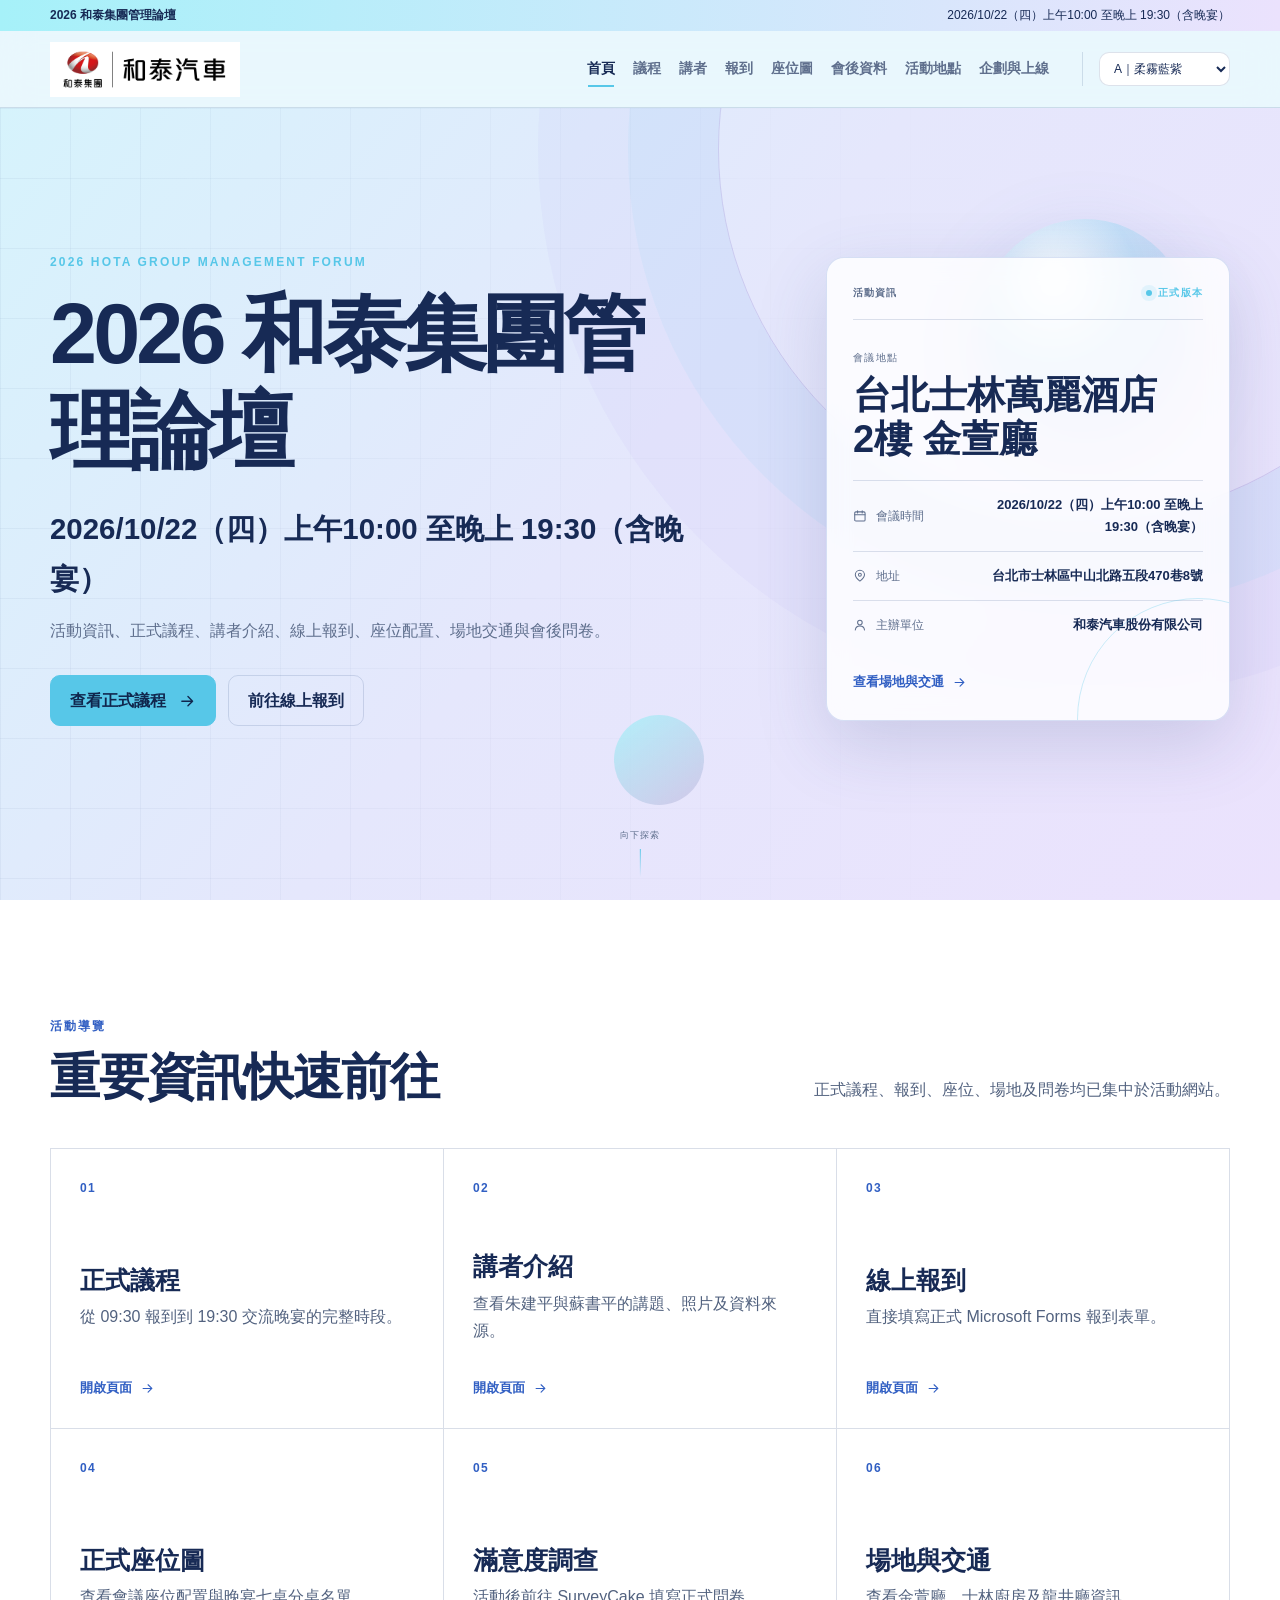
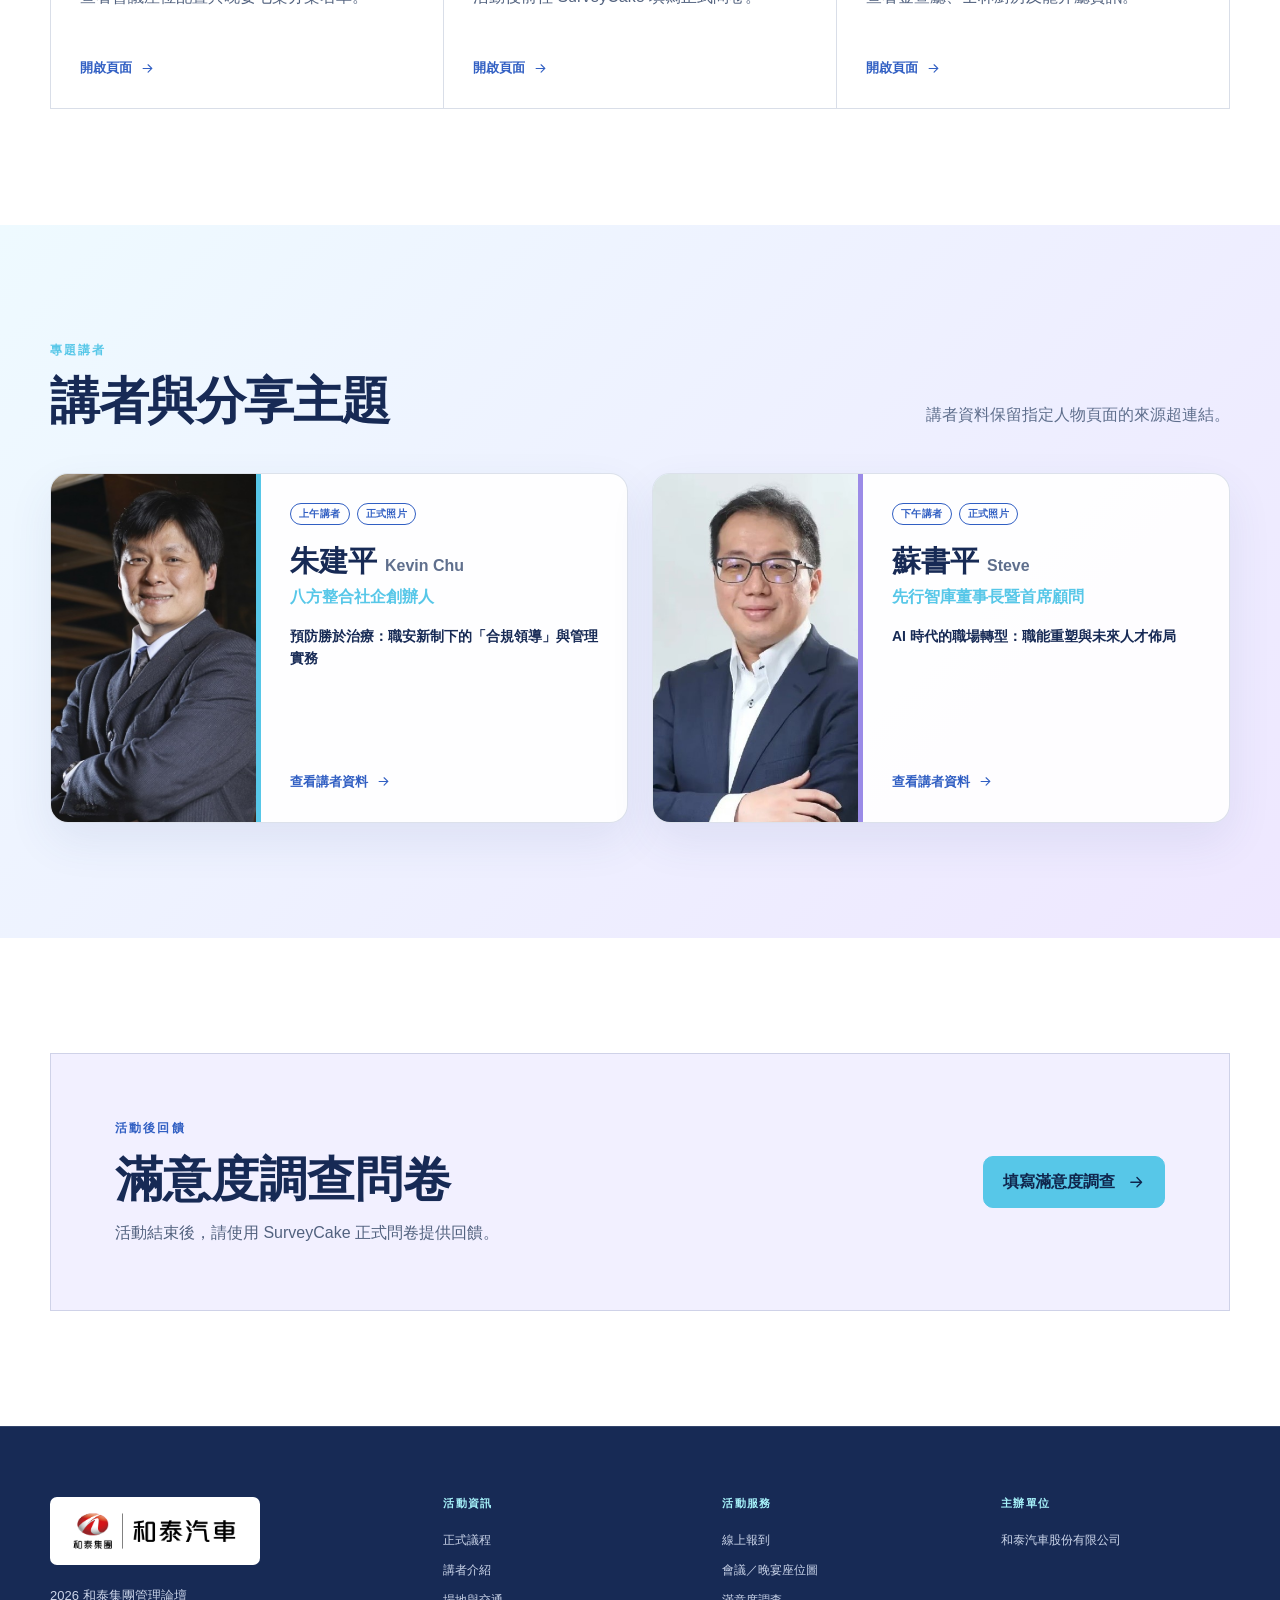
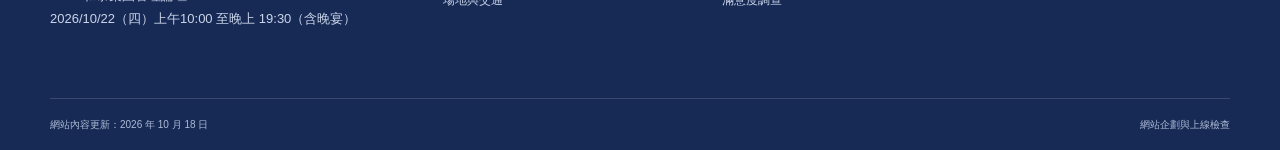
<file: index.html>
<!doctype html>
<html lang="zh-Hant-TW" data-theme="future">
<head>
  <meta charset="utf-8">
  <meta name="viewport" content="width=device-width, initial-scale=1">
  <meta name="description" content="2026 和泰集團管理論壇活動網站，提供正式議程、講者、報到、座位、場地與問卷資訊。">
  <meta name="theme-color" content="#d6f3fc">
  <title>首頁｜2026 和泰集團管理論壇</title>
  <link rel="icon" href="assets/favicon.png" type="image/png">
  <link rel="stylesheet" href="assets/styles.css">
  <script src="assets/data.js" defer></script>
  <script src="assets/seat-data.js" defer></script>
  <script src="assets/app.js" defer></script>
</head>
<body data-page="home">
  <a class="skip-link" href="#main-content">跳至主要內容</a>
  <div id="site-header"></div>
  <div id="app"><noscript><main class="shell"><h1>需要啟用 JavaScript</h1><p>此網站使用 JavaScript 產生頁面內容與互動功能。</p></main></noscript></div>
  <div id="site-footer"></div>
</body>
</html>
</file>
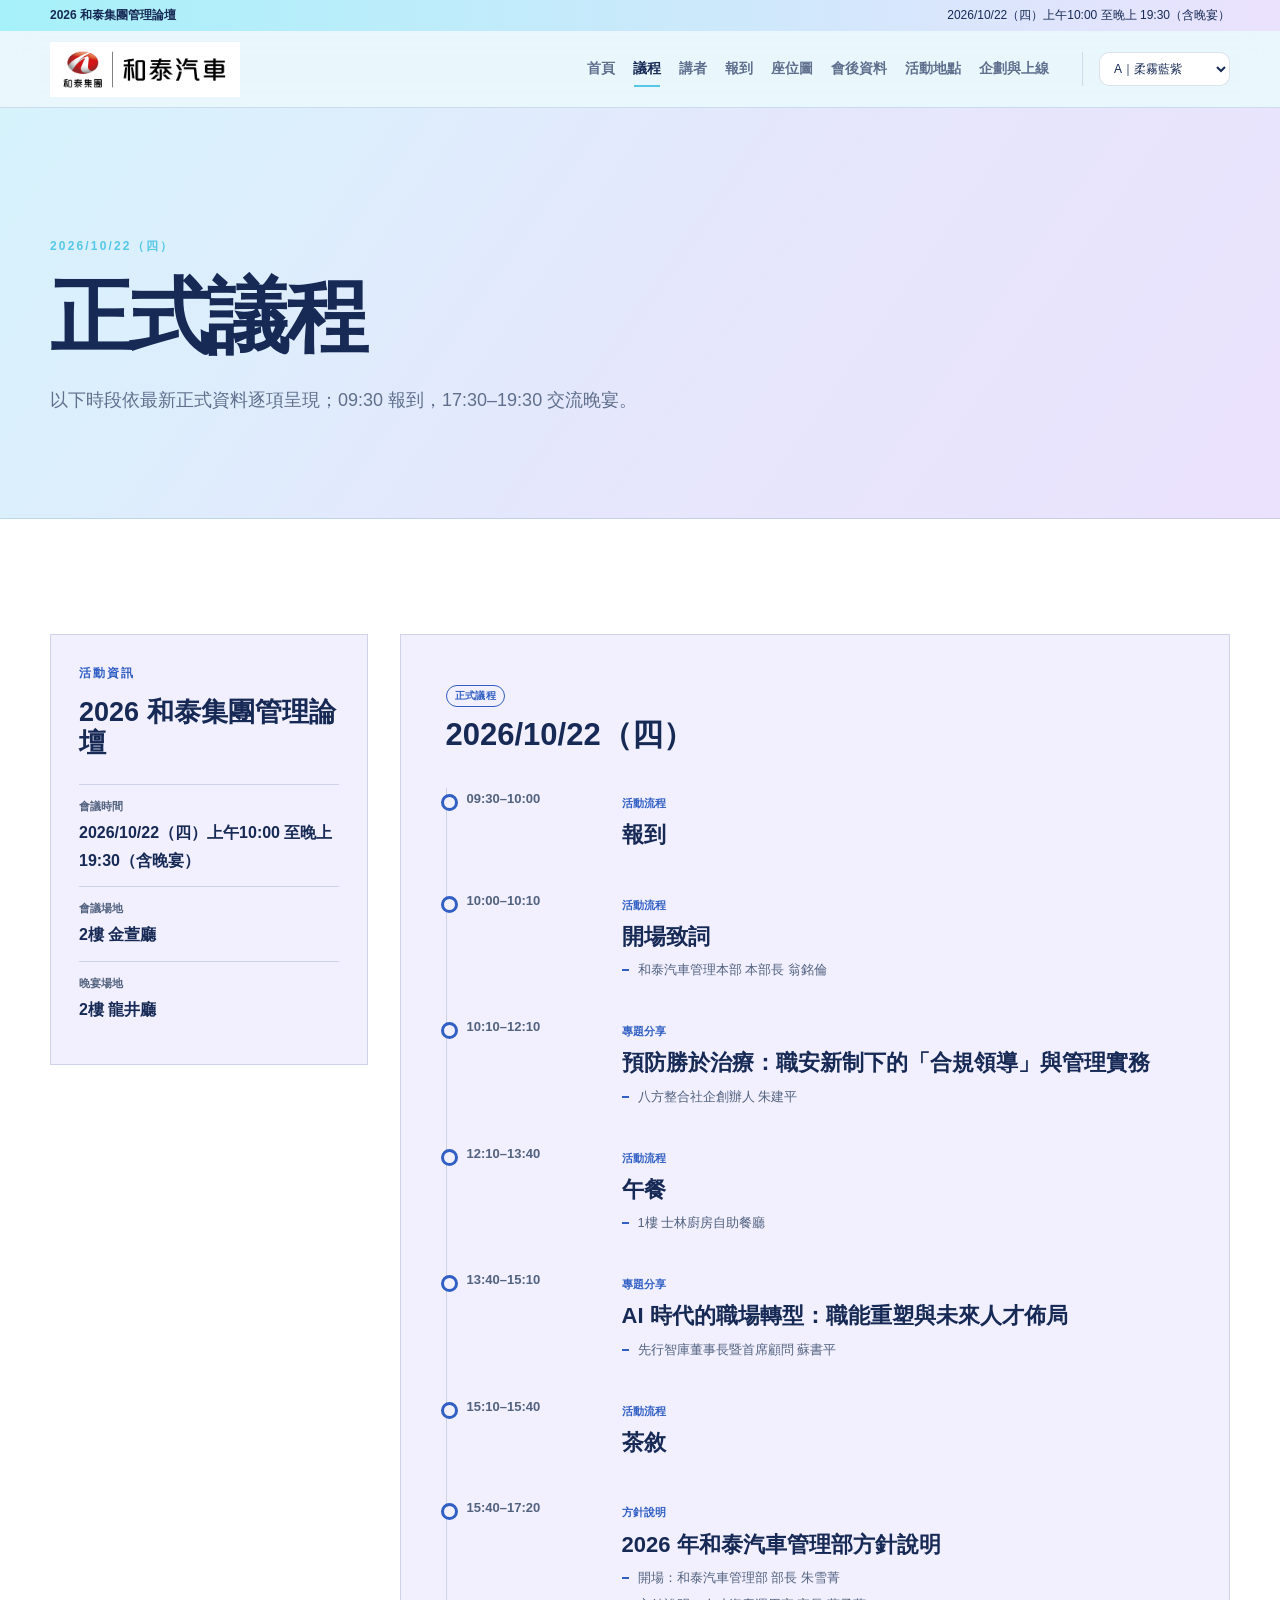
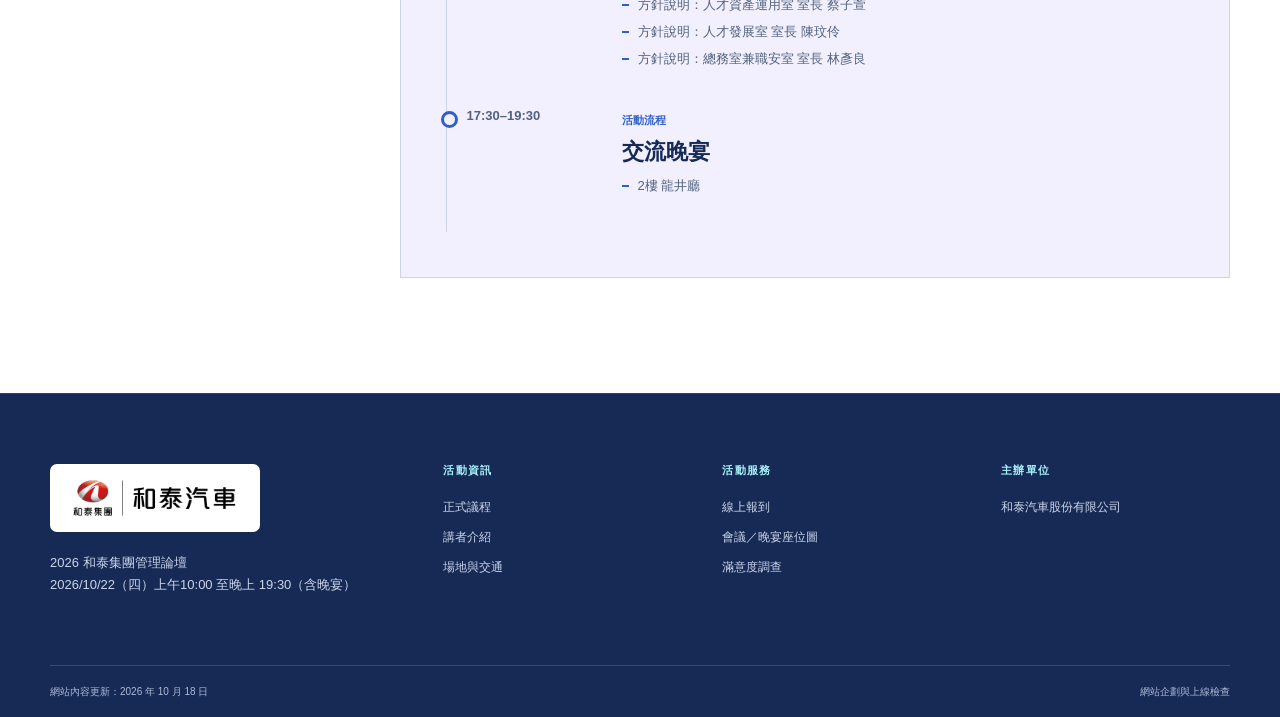
<file: agenda.html>
<!doctype html>
<html lang="zh-Hant-TW" data-theme="future">
<head>
  <meta charset="utf-8">
  <meta name="viewport" content="width=device-width, initial-scale=1">
  <meta name="description" content="2026 和泰集團管理論壇正式議程，包含報到、專題、管理部方針說明與交流晚宴。">
  <meta name="theme-color" content="#d6f3fc">
  <title>正式議程｜2026 和泰集團管理論壇</title>
  <link rel="icon" href="assets/favicon.png" type="image/png">
  <link rel="stylesheet" href="assets/styles.css">
  <script src="assets/data.js" defer></script>
  <script src="assets/seat-data.js" defer></script><script src="assets/app.js" defer></script>
</head>
<body data-page="agenda"><a class="skip-link" href="#main-content">跳至主要內容</a><div id="site-header"></div><div id="app"><noscript><main class="shell"><h1>需要啟用 JavaScript</h1></main></noscript></div><div id="site-footer"></div></body>
</html>
</file>
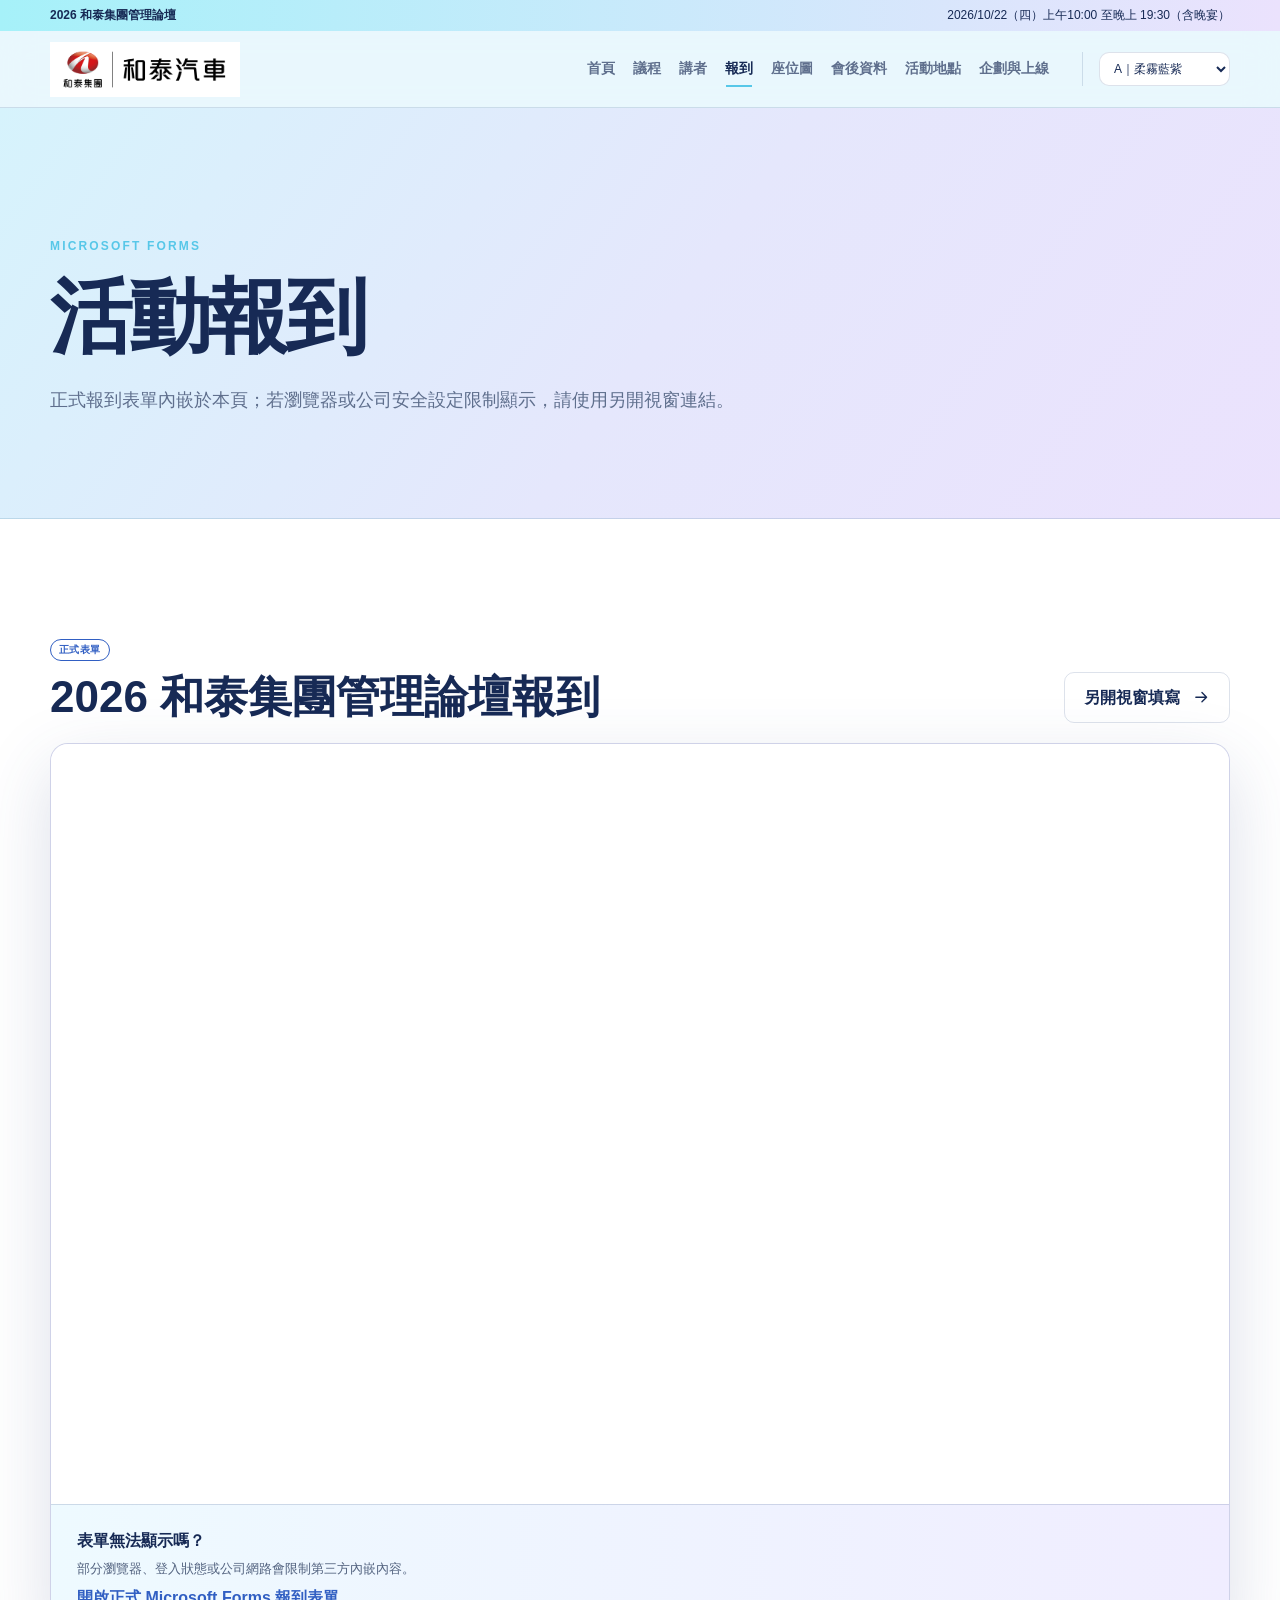
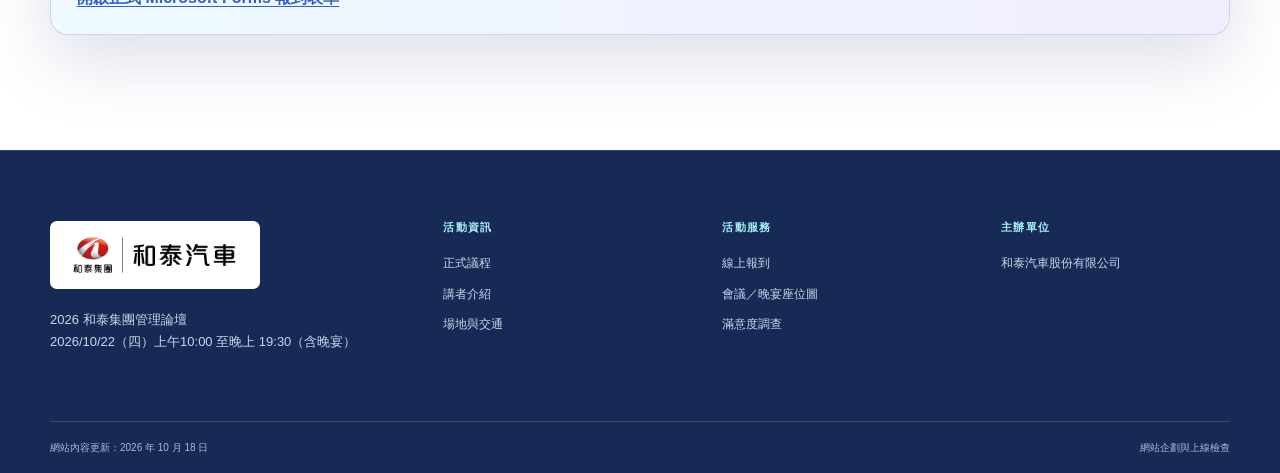
<file: checkin.html>
<!doctype html>
<html lang="zh-Hant-TW" data-theme="future">
<head>
  <meta charset="utf-8">
  <meta name="viewport" content="width=device-width, initial-scale=1">
  <meta name="description" content="2026 和泰集團管理論壇 Microsoft Forms 正式報到頁面。">
  <meta name="theme-color" content="#d6f3fc">
  <title>活動報到｜2026 和泰集團管理論壇</title>
  <link rel="icon" href="assets/favicon.png" type="image/png">
  <link rel="stylesheet" href="assets/styles.css">
  <script src="assets/data.js" defer></script>
  <script src="assets/seat-data.js" defer></script><script src="assets/app.js" defer></script>
</head>
<body data-page="checkin"><a class="skip-link" href="#main-content">跳至主要內容</a><div id="site-header"></div><div id="app"><noscript><main class="shell"><h1>需要啟用 JavaScript</h1></main></noscript></div><div id="site-footer"></div></body>
</html>
</file>
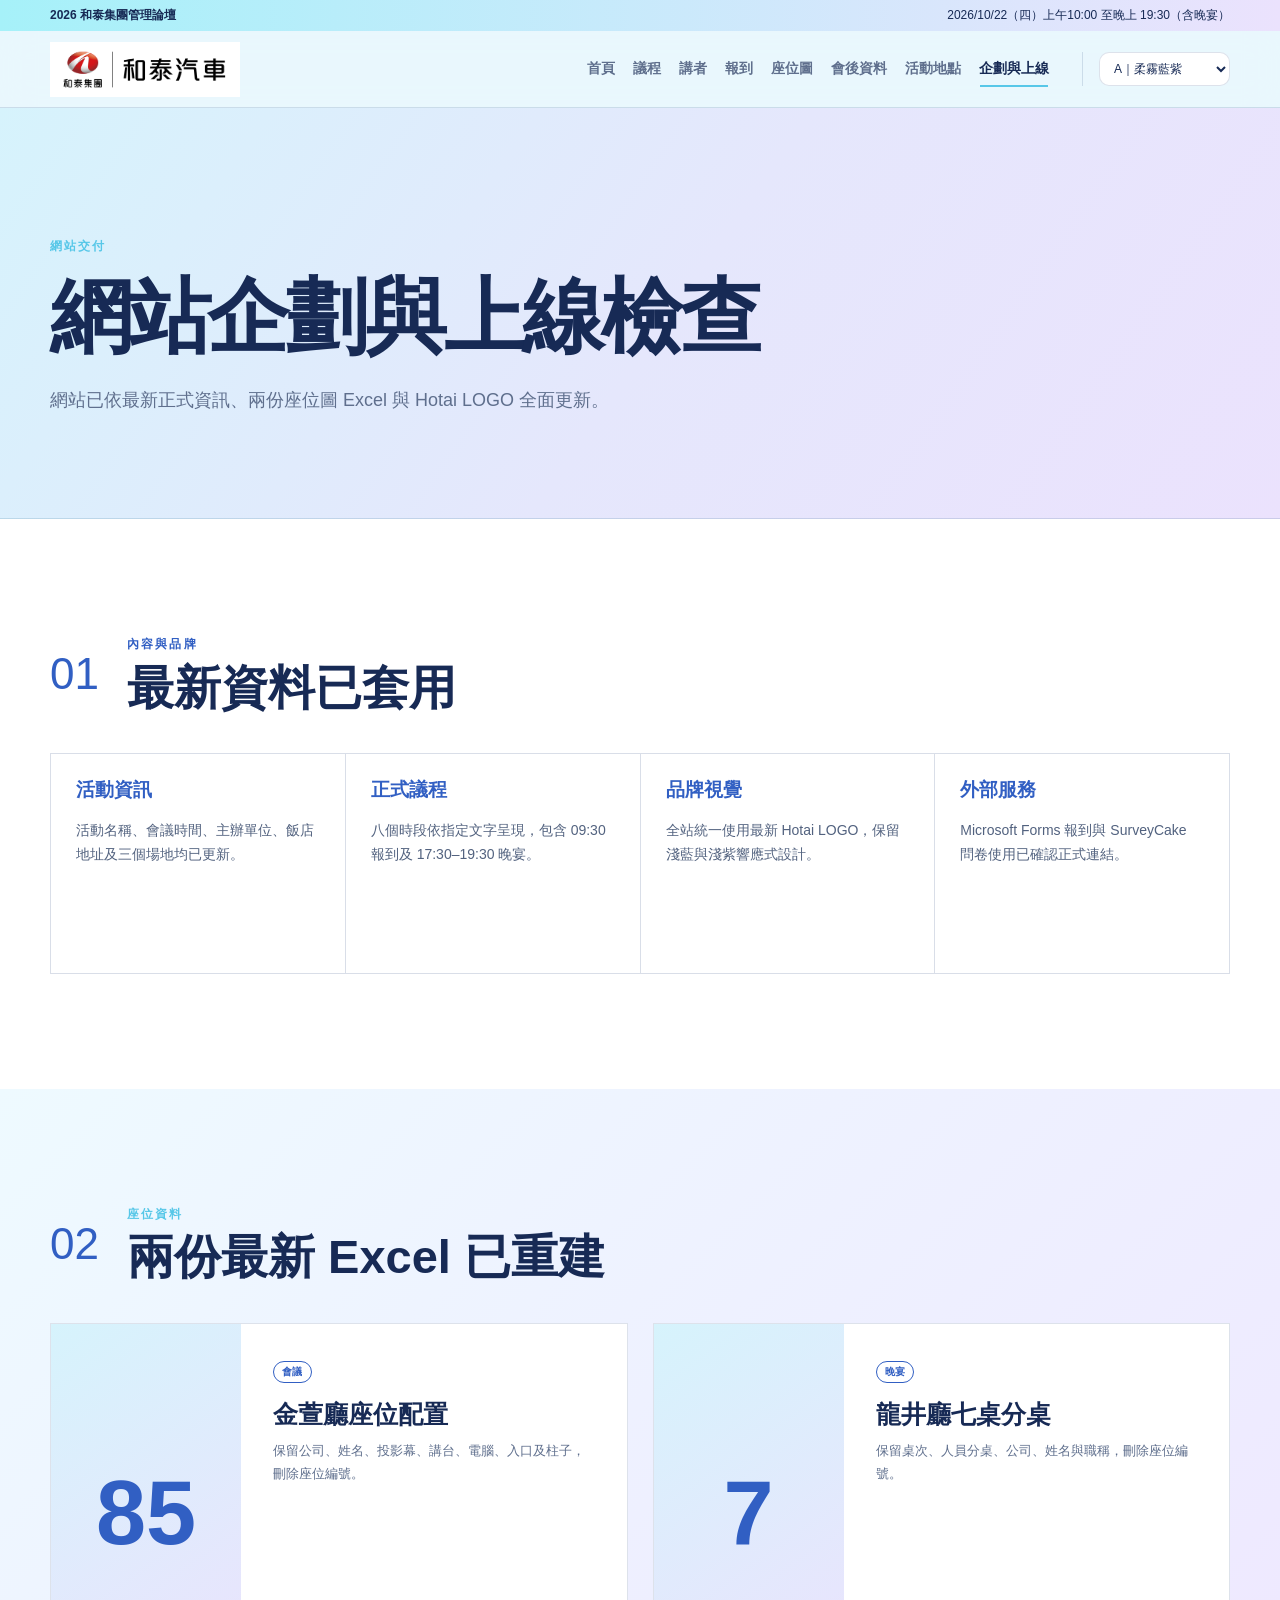
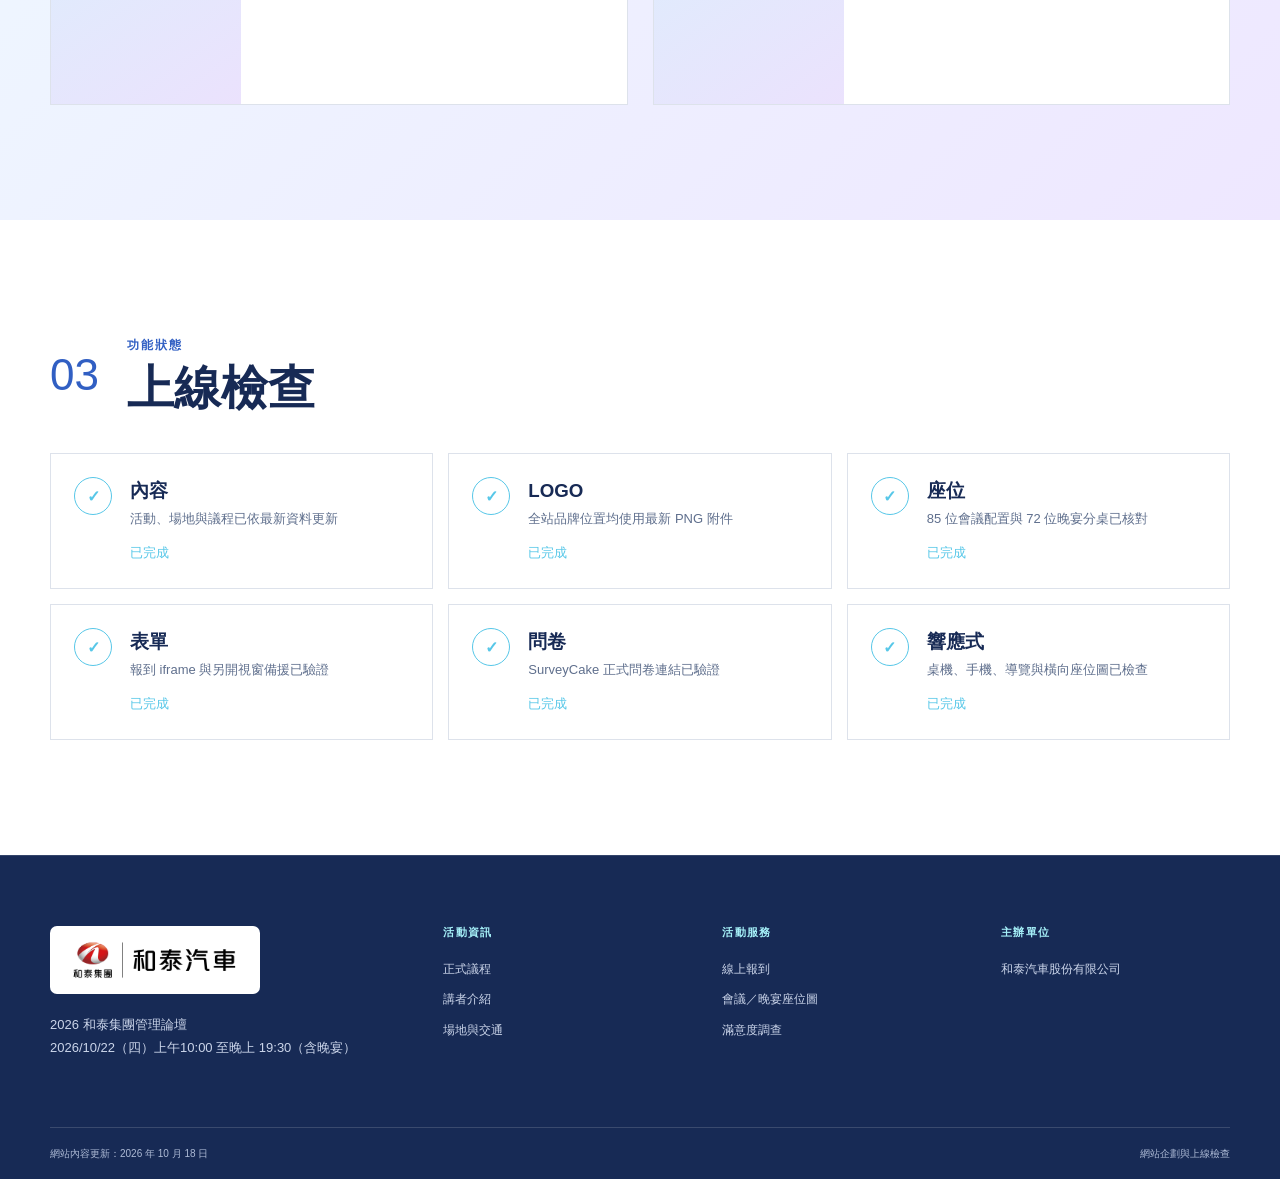
<file: delivery.html>
<!doctype html>
<html lang="zh-Hant-TW" data-theme="future">
<head>
  <meta charset="utf-8">
  <meta name="viewport" content="width=device-width, initial-scale=1">
  <meta name="description" content="2026 和泰集團管理論壇網站企劃與上線檢查。">
  <meta name="theme-color" content="#d6f3fc">
  <title>企劃與上線檢查｜2026 和泰集團管理論壇</title>
  <link rel="icon" href="assets/favicon.png" type="image/png">
  <link rel="stylesheet" href="assets/styles.css">
  <script src="assets/data.js" defer></script>
  <script src="assets/seat-data.js" defer></script><script src="assets/app.js" defer></script>
</head>
<body data-page="delivery"><a class="skip-link" href="#main-content">跳至主要內容</a><div id="site-header"></div><div id="app"><noscript><main class="shell"><h1>需要啟用 JavaScript</h1></main></noscript></div><div id="site-footer"></div></body>
</html>
</file>
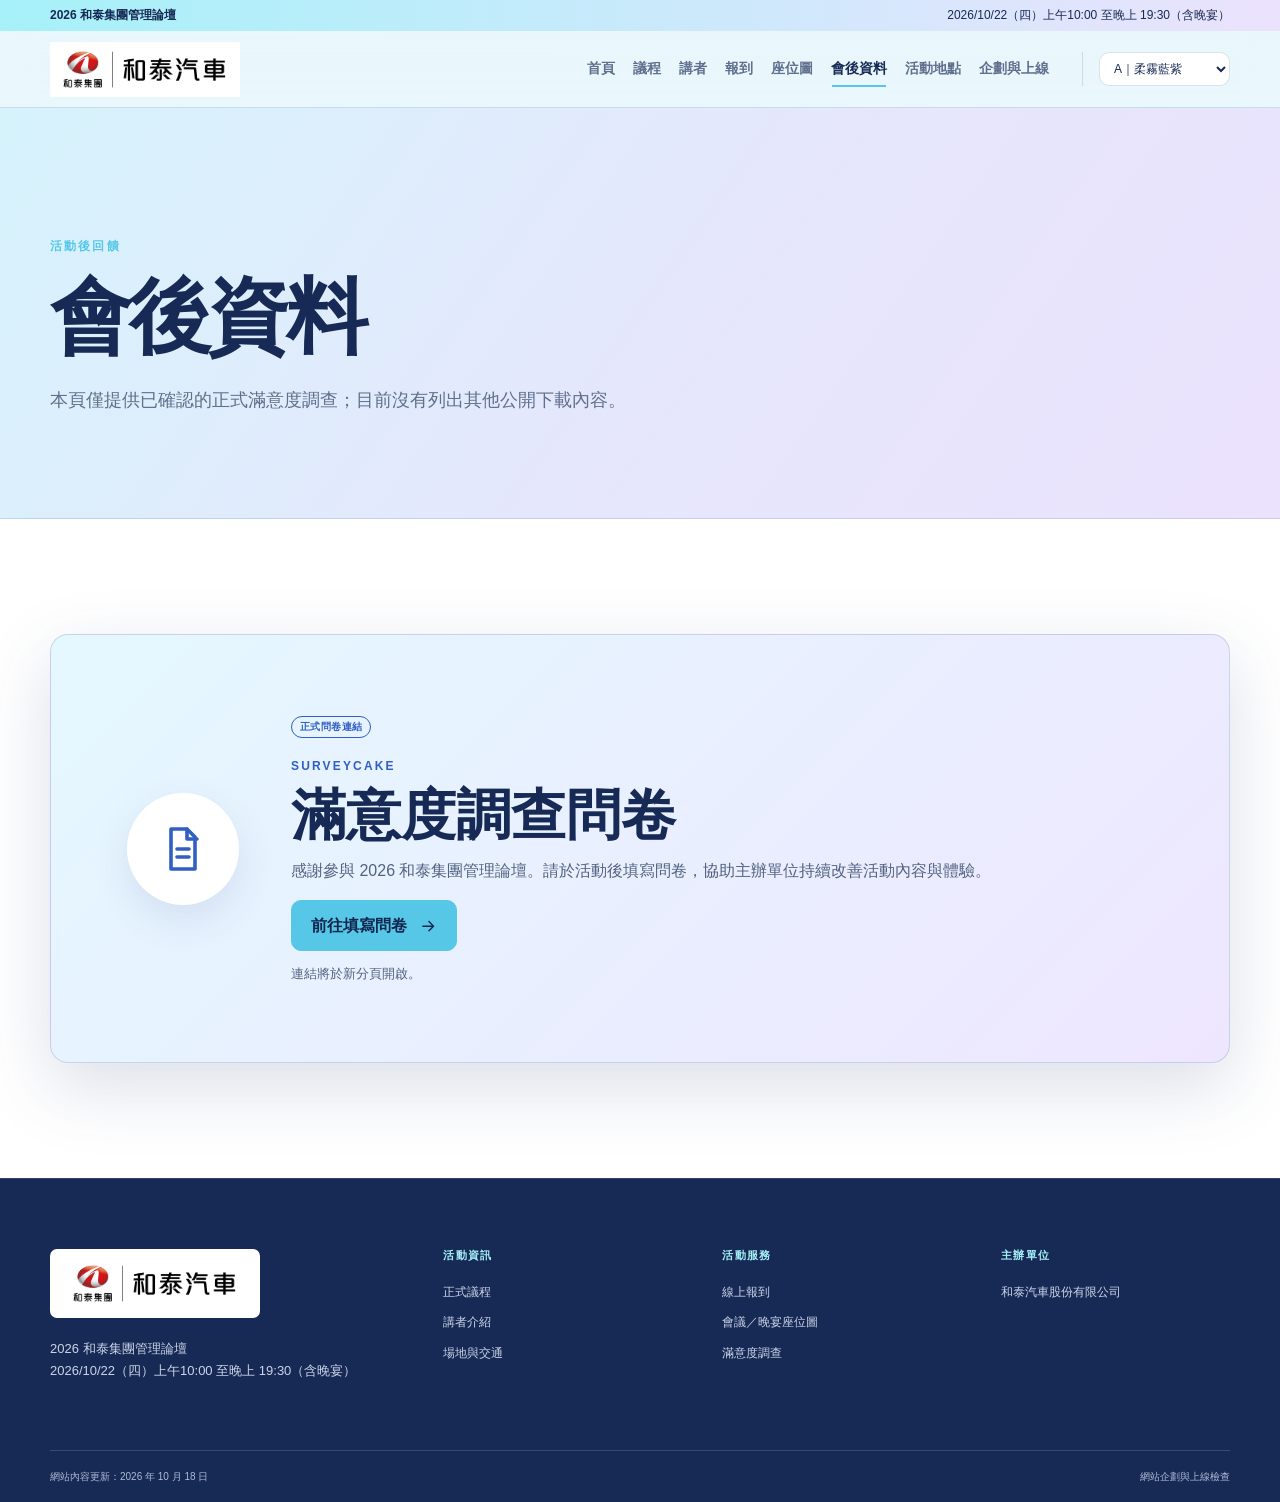
<file: resources.html>
<!doctype html>
<html lang="zh-Hant-TW" data-theme="future">
<head>
  <meta charset="utf-8">
  <meta name="viewport" content="width=device-width, initial-scale=1">
  <meta name="description" content="2026 和泰集團管理論壇 SurveyCake 滿意度調查。">
  <meta name="theme-color" content="#d6f3fc">
  <title>會後資料｜2026 和泰集團管理論壇</title>
  <link rel="icon" href="assets/favicon.png" type="image/png">
  <link rel="stylesheet" href="assets/styles.css">
  <script src="assets/data.js" defer></script>
  <script src="assets/seat-data.js" defer></script><script src="assets/app.js" defer></script>
</head>
<body data-page="resources"><a class="skip-link" href="#main-content">跳至主要內容</a><div id="site-header"></div><div id="app"><noscript><main class="shell"><h1>需要啟用 JavaScript</h1></main></noscript></div><div id="site-footer"></div></body>
</html>
</file>
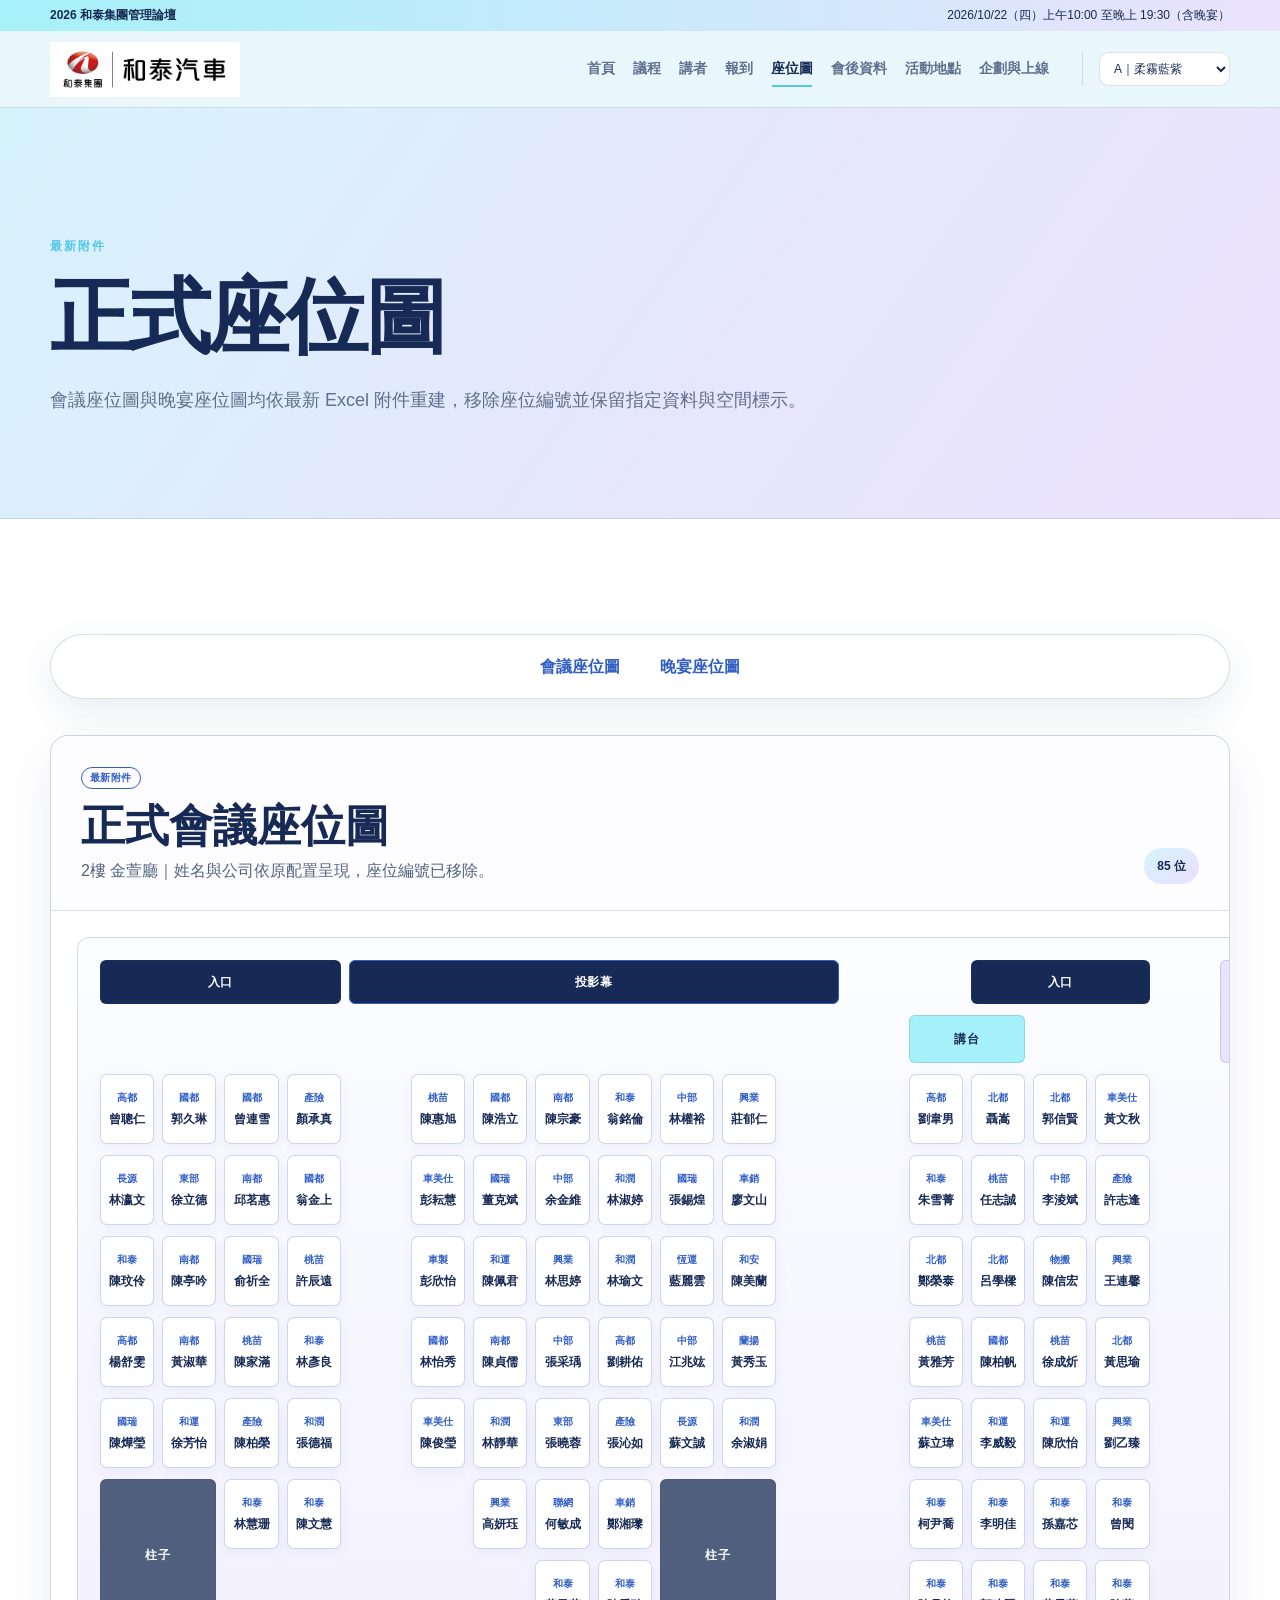
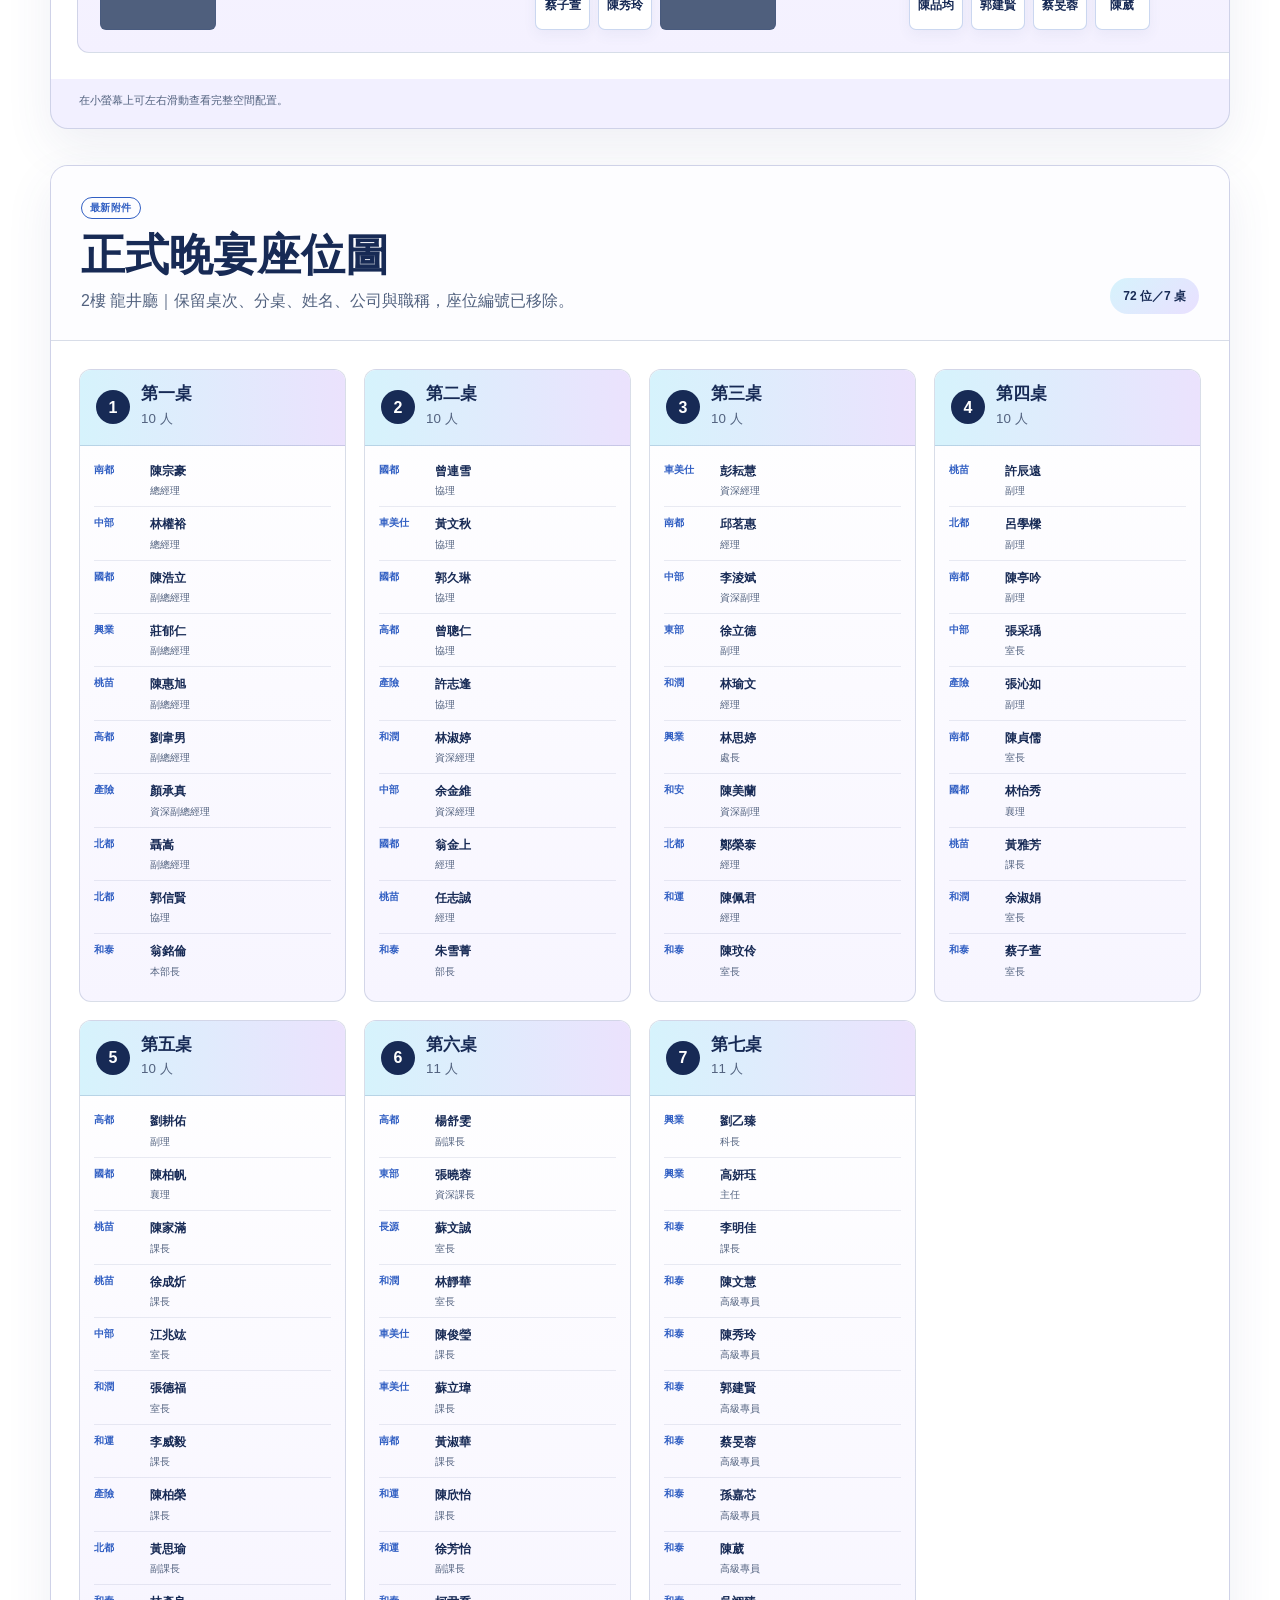
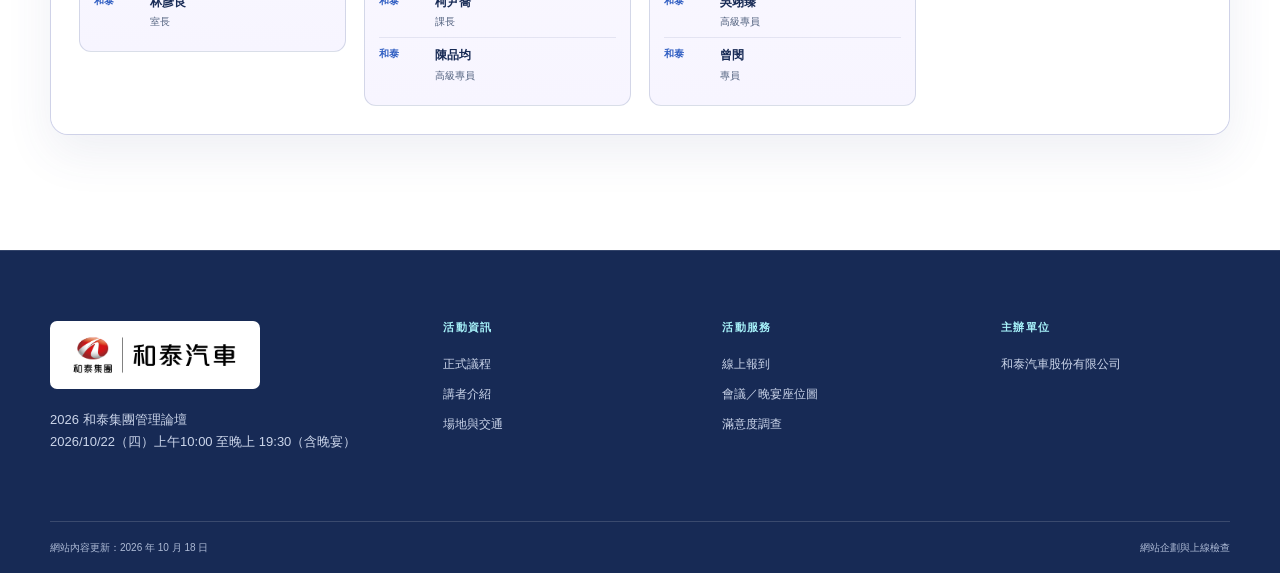
<file: seating.html>
<!doctype html>
<html lang="zh-Hant-TW" data-theme="future">
<head>
  <meta charset="utf-8">
  <meta name="viewport" content="width=device-width, initial-scale=1">
  <meta name="description" content="2026 和泰集團管理論壇正式會議座位圖與晚宴分桌名單。">
  <meta name="theme-color" content="#d6f3fc">
  <title>正式座位圖｜2026 和泰集團管理論壇</title>
  <link rel="icon" href="assets/favicon.png" type="image/png">
  <link rel="stylesheet" href="assets/styles.css">
  <script src="assets/data.js" defer></script>
  <script src="assets/seat-data.js" defer></script><script src="assets/app.js" defer></script>
</head>
<body data-page="seating"><a class="skip-link" href="#main-content">跳至主要內容</a><div id="site-header"></div><div id="app"><noscript><main class="shell"><h1>需要啟用 JavaScript</h1></main></noscript></div><div id="site-footer"></div></body>
</html>
</file>
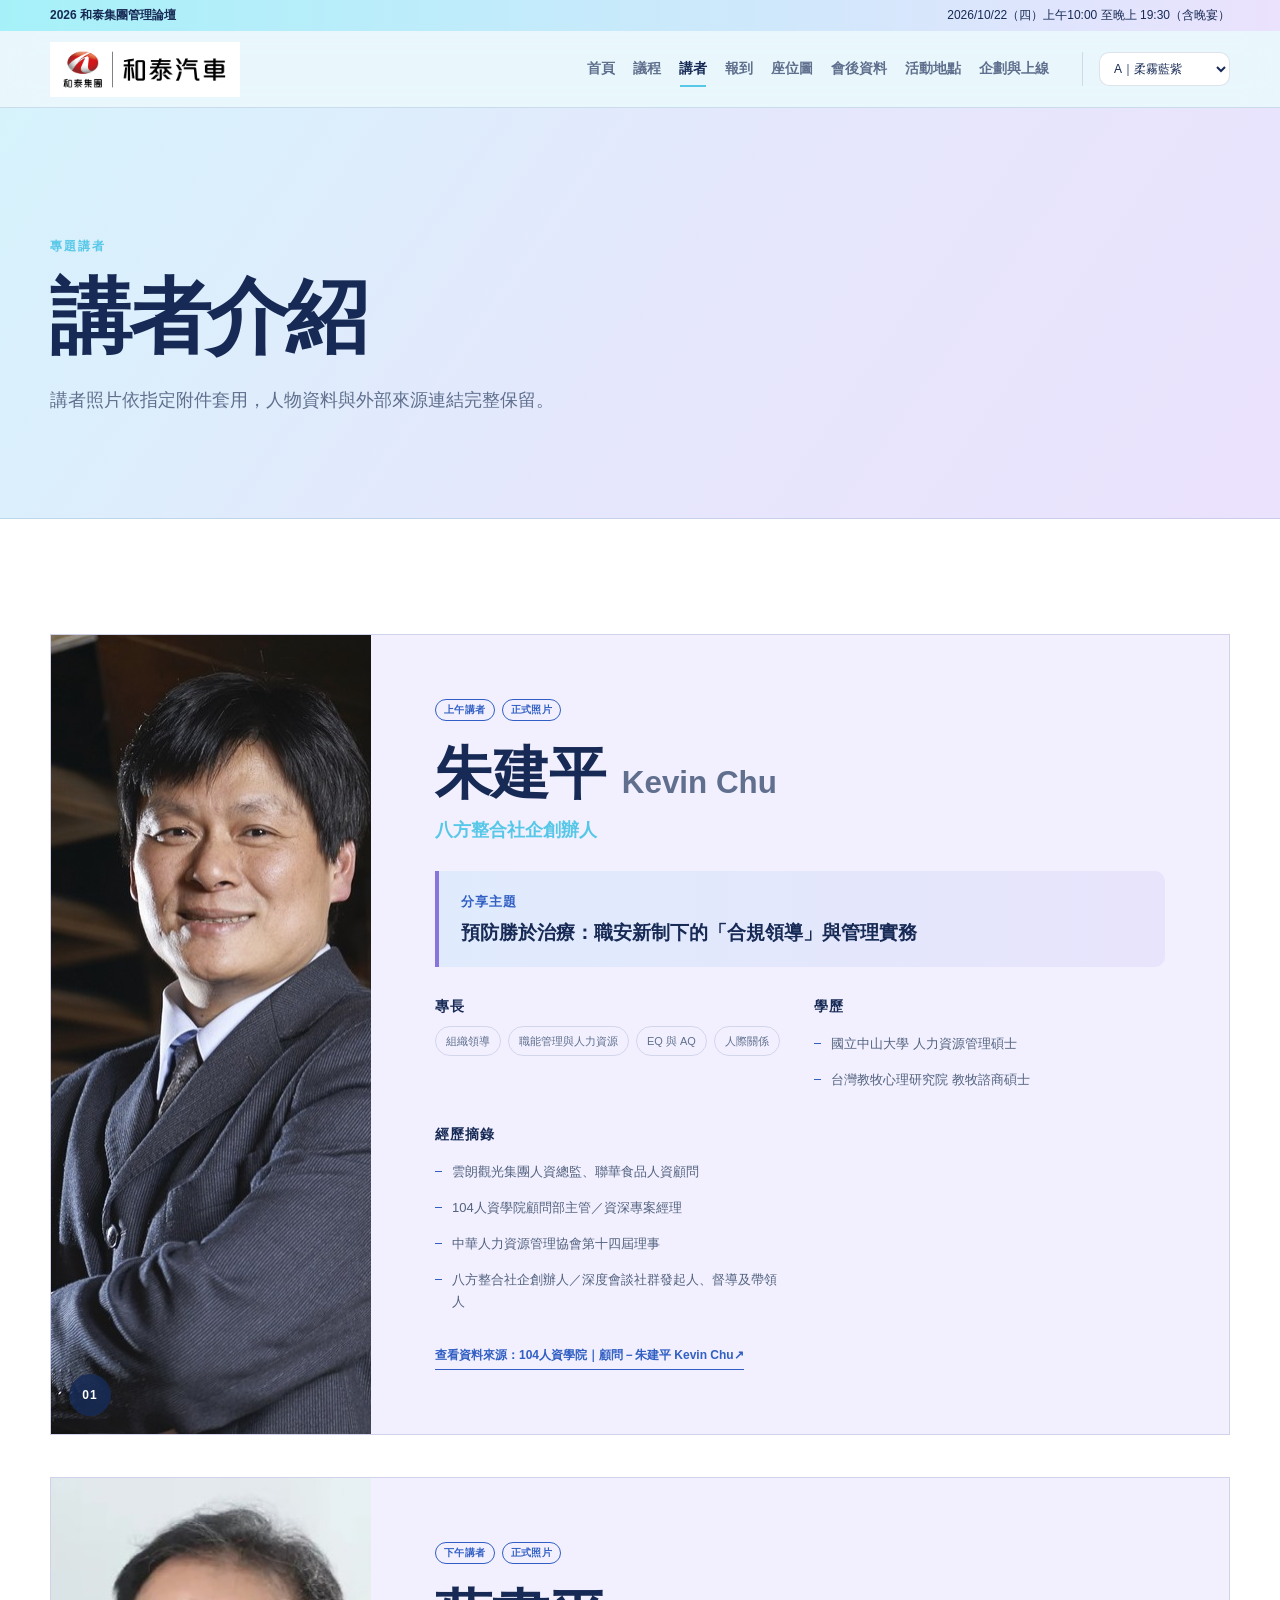
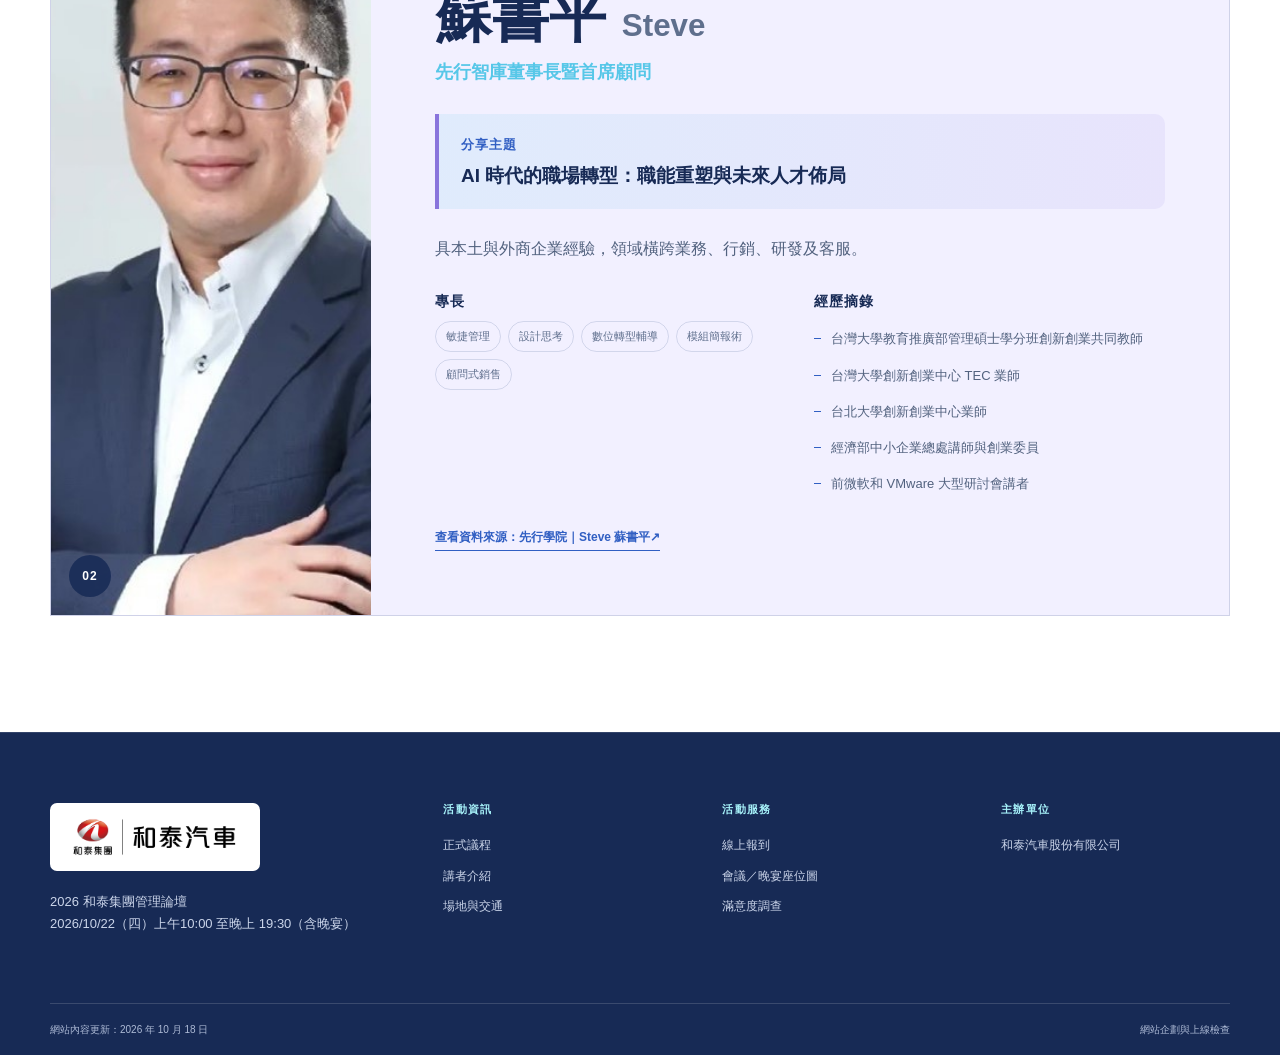
<file: speakers.html>
<!doctype html>
<html lang="zh-Hant-TW" data-theme="future">
<head>
  <meta charset="utf-8">
  <meta name="viewport" content="width=device-width, initial-scale=1">
  <meta name="description" content="2026 和泰集團管理論壇講者朱建平與蘇書平介紹。">
  <meta name="theme-color" content="#d6f3fc">
  <title>講者介紹｜2026 和泰集團管理論壇</title>
  <link rel="icon" href="assets/favicon.png" type="image/png">
  <link rel="stylesheet" href="assets/styles.css">
  <script src="assets/data.js" defer></script>
  <script src="assets/seat-data.js" defer></script><script src="assets/app.js" defer></script>
</head>
<body data-page="speakers"><a class="skip-link" href="#main-content">跳至主要內容</a><div id="site-header"></div><div id="app"><noscript><main class="shell"><h1>需要啟用 JavaScript</h1></main></noscript></div><div id="site-footer"></div></body>
</html>
</file>
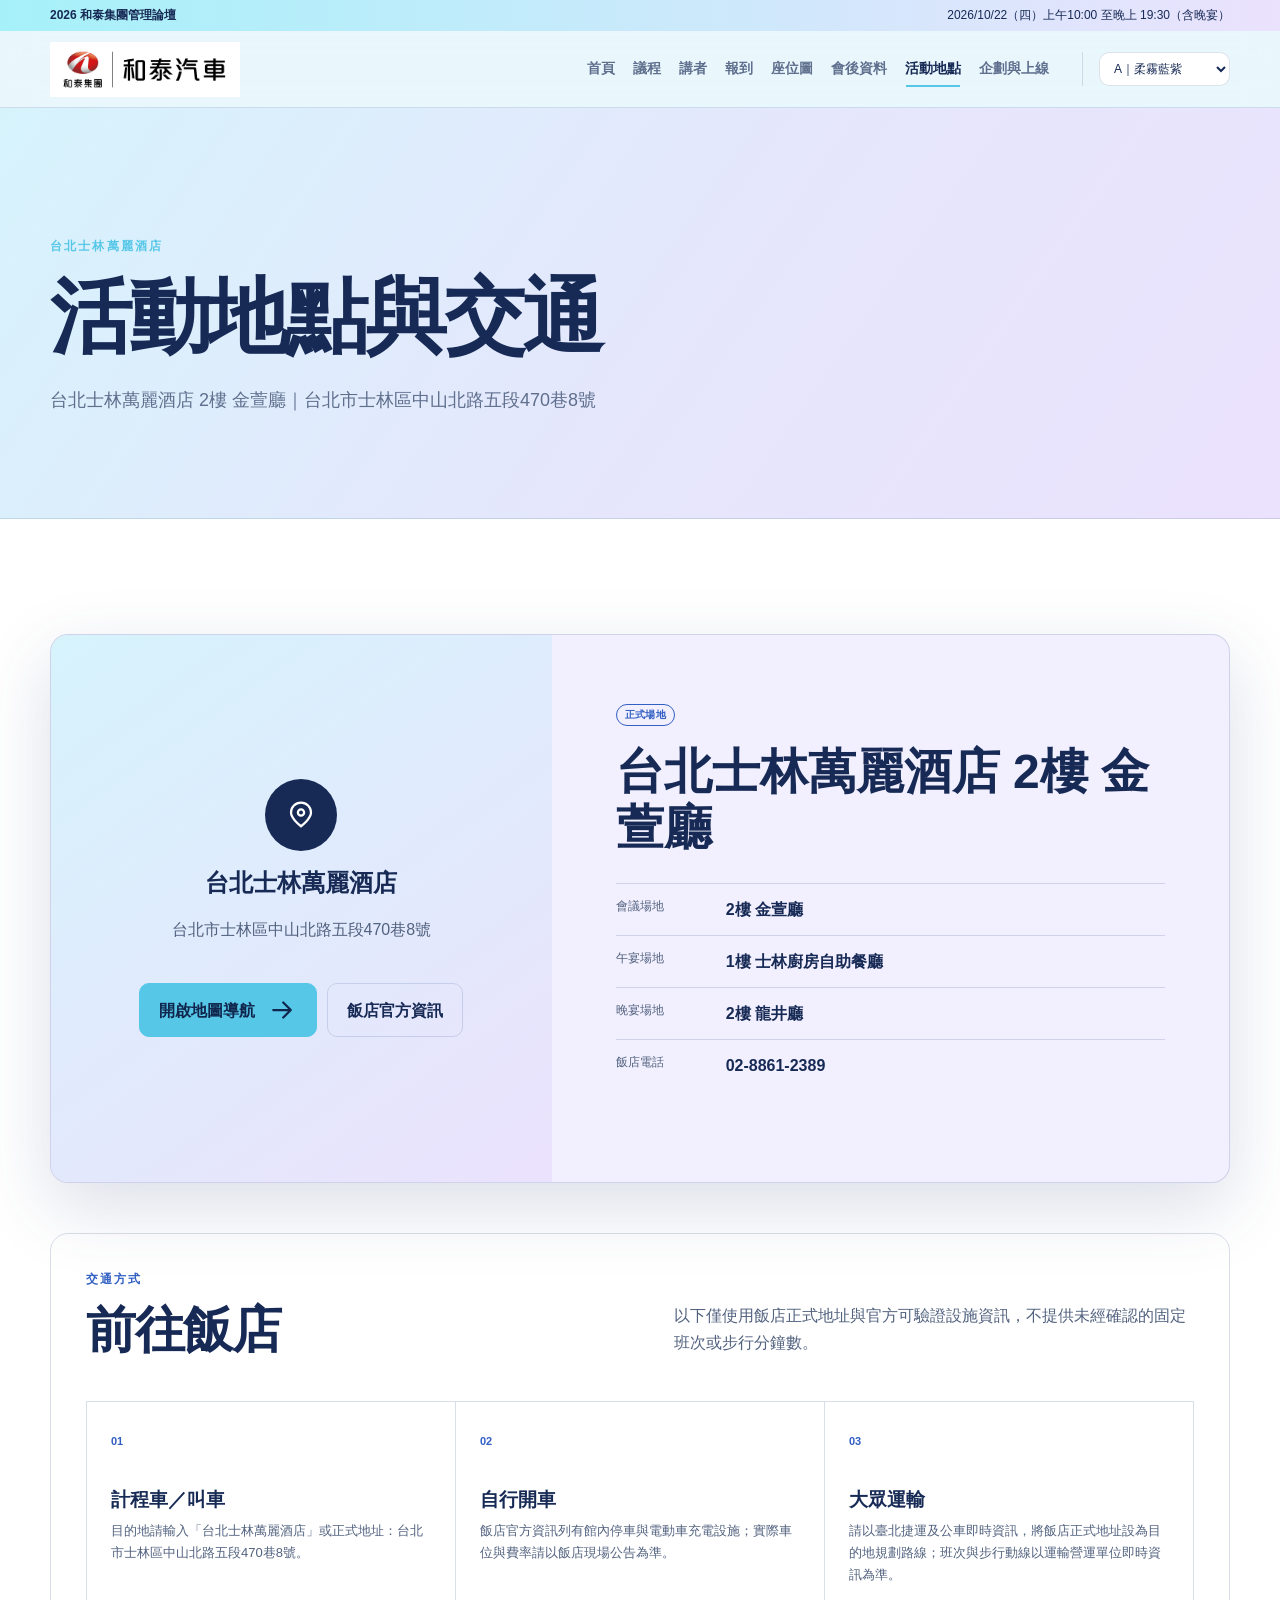
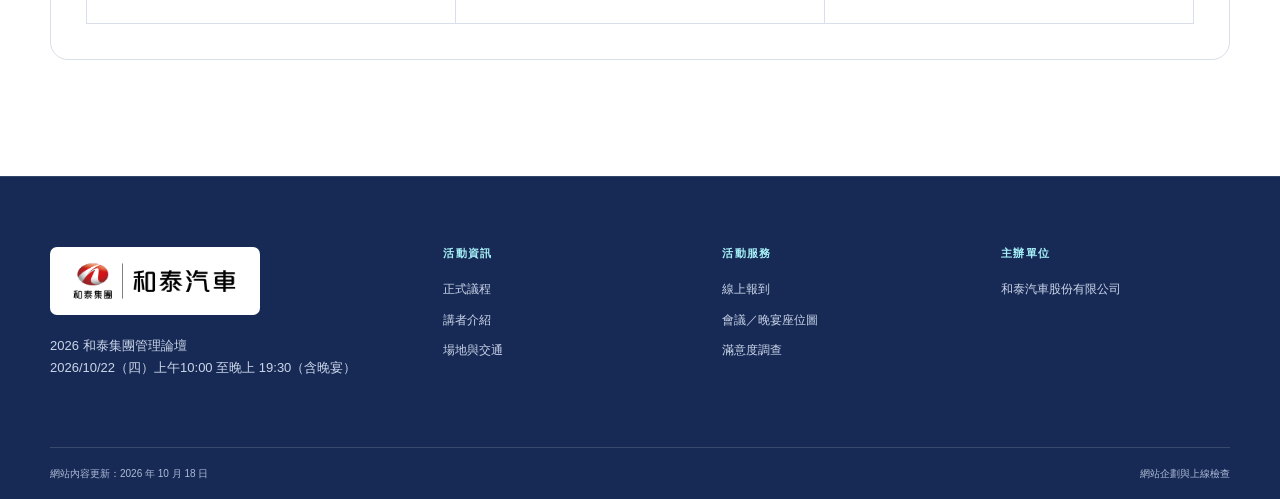
<file: venue.html>
<!doctype html>
<html lang="zh-Hant-TW" data-theme="future">
<head>
  <meta charset="utf-8">
  <meta name="viewport" content="width=device-width, initial-scale=1">
  <meta name="description" content="2026 和泰集團管理論壇於台北士林萬麗酒店的場地與交通資訊。">
  <meta name="theme-color" content="#d6f3fc">
  <title>活動地點與交通｜2026 和泰集團管理論壇</title>
  <link rel="icon" href="assets/favicon.png" type="image/png">
  <link rel="stylesheet" href="assets/styles.css">
  <script src="assets/data.js" defer></script>
  <script src="assets/seat-data.js" defer></script><script src="assets/app.js" defer></script>
</head>
<body data-page="venue"><a class="skip-link" href="#main-content">跳至主要內容</a><div id="site-header"></div><div id="app"><noscript><main class="shell"><h1>需要啟用 JavaScript</h1></main></noscript></div><div id="site-footer"></div></body>
</html>
</file>
<file: assets/styles.css>
@charset "UTF-8";

:root {
  --bg: #e9f7fd;
  --bg-soft: #eee7ff;
  --surface: #ffffff;
  --surface-2: #dceffc;
  --paper: #ffffff;
  --paper-soft: #f2f0ff;
  --ink: #172a55;
  --ink-dark: #172a55;
  --muted: #5f6f8d;
  --muted-dark: #52627f;
  --line: rgba(48, 74, 130, 0.16);
  --line-dark: rgba(48, 74, 130, 0.18);
  --accent: #57c7e8;
  --accent-strong: #315fc3;
  --accent-readable: #315fc3;
  --accent-contrast: #315fc3;
  --accent-ink: #10264d;
  --secondary: #8974dc;
  --warning: #8a5a00;
  --danger: #b33a4a;
  --radius: 18px;
  --radius-sm: 10px;
  --shadow: 0 24px 70px rgba(62, 76, 133, 0.18);
  --font: Inter, ui-sans-serif, -apple-system, BlinkMacSystemFont, "Segoe UI", "Noto Sans TC", "PingFang TC", "Microsoft JhengHei", sans-serif;
  --display: var(--font);
  --shell: min(1180px, calc(100vw - 40px));
}

html[data-theme="editorial"] {
  --bg: #f5f8ff;
  --bg-soft: #e9e0ff;
  --surface: #ffffff;
  --surface-2: #e7eaff;
  --paper: #ffffff;
  --paper-soft: #f0edff;
  --ink: #172a55;
  --ink-dark: #172a55;
  --muted: #596987;
  --muted-dark: #4f5f7d;
  --line: rgba(77, 66, 153, 0.18);
  --line-dark: rgba(77, 66, 153, 0.2);
  --accent: #9b8be7;
  --accent-strong: #5945b5;
  --accent-readable: #5945b5;
  --accent-contrast: #5945b5;
  --accent-ink: #ffffff;
  --secondary: #3ba9d0;
  --warning: #805300;
  --danger: #a93648;
  --radius: 12px;
  --radius-sm: 8px;
  --shadow: 0 20px 55px rgba(75, 64, 145, 0.14);
  --display: var(--font);
}

* { box-sizing: border-box; }
html { scroll-behavior: smooth; }
body { margin: 0; background: var(--bg); color: var(--ink); font-family: var(--font); font-size: 16px; line-height: 1.7; -webkit-font-smoothing: antialiased; }
a { color: inherit; text-decoration: none; }
button, input, select { font: inherit; }
button, select { cursor: pointer; }
button:disabled { cursor: not-allowed; }
img, svg { display: block; max-width: 100%; }
svg { width: 1.15em; height: 1.15em; fill: none; stroke: currentColor; stroke-width: 1.8; stroke-linecap: round; stroke-linejoin: round; }
code { padding: .12em .42em; border: 1px solid var(--line-dark); border-radius: 5px; background: rgba(0,0,0,.05); }
:focus-visible { outline: 3px solid var(--secondary); outline-offset: 4px; }
::selection { background: var(--accent); color: var(--accent-ink); }
.shell { width: var(--shell); margin-inline: auto; }
.sr-only { position: absolute; width: 1px; height: 1px; padding: 0; margin: -1px; overflow: hidden; clip: rect(0,0,0,0); white-space: nowrap; border: 0; }
.skip-link { position: fixed; z-index: 1000; top: 12px; left: 12px; transform: translateY(-160%); padding: 10px 16px; background: var(--accent); color: var(--accent-ink); border-radius: 6px; font-weight: 800; }
.skip-link:focus { transform: none; }

.utility-note { background: linear-gradient(90deg, #a6f1f9, #ebe2fd); color: #172a55; font-size: 12px; line-height: 1.45; }
.utility-note .shell { display: flex; justify-content: space-between; gap: 20px; padding-block: 7px; }
.header { position: sticky; z-index: 100; top: 0; background: color-mix(in srgb, var(--bg) 88%, transparent); border-bottom: 1px solid var(--line); backdrop-filter: blur(16px); }
.header__inner { min-height: 76px; display: flex; align-items: center; gap: 25px; }
.brand { display: inline-flex; align-items: center; margin-right: auto; flex: 0 0 auto; }
.brand__logo { width: 190px; height: auto; display: block; }
.brand__logo--footer { width: 210px; padding: 7px 10px; border-radius: 7px; background: #fff; }
.primary-nav { display: flex; align-items: center; gap: 2px; }
.primary-nav a { position: relative; padding: 11px 8px; color: var(--muted); font-size: 14px; font-weight: 700; white-space: nowrap; }
.primary-nav a::after { content: ""; position: absolute; left: 9px; right: 9px; bottom: 5px; height: 2px; background: var(--accent); transform: scaleX(0); transform-origin: left; transition: transform .2s ease; }
.primary-nav a:hover, .primary-nav a[aria-current="page"] { color: var(--ink); }
.primary-nav a:hover::after, .primary-nav a[aria-current="page"]::after { transform: scaleX(1); }
.theme-control { display: flex; align-items: center; gap: 8px; padding-left: 16px; border-left: 1px solid var(--line); }
.theme-control label { position: absolute; clip: rect(0,0,0,0); width: 1px; overflow: hidden; }
.theme-control select { max-width: 138px; padding: 8px 30px 8px 10px; border: 1px solid var(--line); border-radius: var(--radius-sm); background: var(--surface); color: var(--ink); font-size: 12px; }
.nav-toggle { display: none; width: 42px; height: 42px; padding: 10px; border: 1px solid var(--line); border-radius: var(--radius-sm); background: transparent; }
.nav-toggle > span:not(.sr-only) { display: block; height: 2px; margin: 4px 0; background: var(--ink); }

.kicker { margin: 0 0 13px; color: var(--accent); font-size: 12px; font-weight: 900; letter-spacing: .18em; text-transform: uppercase; }
h1, h2, h3, p { margin-top: 0; }
h1, h2, h3 { font-family: var(--display); line-height: 1.15; }
.hero { position: relative; min-height: calc(100svh - 108px); display: grid; align-items: center; overflow: hidden; background: linear-gradient(128deg, #d6f3fc 0%, #e5e7fc 48%, #ebe2fd 100%); }
.hero::before { content: ""; position: absolute; width: 740px; height: 740px; top: -330px; right: -180px; border: 1px solid rgba(89,69,181,.18); border-radius: 50%; box-shadow: 0 0 0 90px rgba(87,199,232,.08), 0 0 0 180px rgba(155,139,231,.06); }
.hero__mesh { position: absolute; inset: 0; opacity: .35; background-image: linear-gradient(var(--line) 1px, transparent 1px), linear-gradient(90deg, var(--line) 1px, transparent 1px); background-size: 70px 70px; mask-image: linear-gradient(90deg, #000, transparent 80%); }
.hero__grid { position: relative; z-index: 1; display: grid; grid-template-columns: 1.25fr .75fr; align-items: center; gap: clamp(50px, 8vw, 120px); padding-block: 80px 110px; }
.hero__content h1 { max-width: 780px; margin-bottom: 24px; font-size: clamp(44px, 6.6vw, 88px); letter-spacing: -.045em; }
.hero__tagline { max-width: 700px; margin-bottom: 13px; color: var(--ink); font-size: clamp(21px, 2.3vw, 31px); font-weight: 700; }
.hero__description { max-width: 640px; color: var(--muted); }
.hero__actions { display: flex; flex-wrap: wrap; gap: 12px; margin-top: 31px; }
.button { min-height: 48px; display: inline-flex; align-items: center; justify-content: center; gap: 12px; padding: 11px 19px; border: 1px solid var(--line); border-radius: var(--radius-sm); background: transparent; color: var(--ink); font-weight: 800; transition: transform .2s ease, background .2s ease, border-color .2s ease; }
.button:hover:not(:disabled) { transform: translateY(-2px); }
.button--primary { background: var(--accent); border-color: var(--accent); color: var(--accent-ink); }
.button--ghost:hover { border-color: var(--accent); }
.button--small { min-height: 40px; padding: 8px 14px; font-size: 13px; }
.button--disabled { opacity: .52; }
.event-pass { position: relative; padding: 26px; border: 1px solid rgba(49,95,195,.18); border-radius: var(--radius); background: rgba(255,255,255,.82); box-shadow: var(--shadow); transform: rotate(1deg); overflow: hidden; backdrop-filter: blur(12px); }
.event-pass::after { content: ""; position: absolute; right: -90px; bottom: -120px; width: 240px; height: 240px; border: 1px solid color-mix(in srgb, var(--accent) 30%, transparent); border-radius: 50%; }
.event-pass__top { display: flex; justify-content: space-between; gap: 15px; padding-bottom: 18px; border-bottom: 1px solid var(--line); color: var(--muted); font-size: 10px; font-weight: 800; letter-spacing: .12em; }
.live-dot { color: var(--accent); }
.live-dot::before { content: ""; width: 6px; height: 6px; display: inline-block; margin-right: 6px; border-radius: 50%; background: currentColor; box-shadow: 0 0 0 5px color-mix(in srgb, currentColor 12%, transparent); }
.event-pass__title { display: grid; gap: 8px; padding-block: 29px 18px; }
.event-pass__title small { color: var(--muted); font-size: 10px; letter-spacing: .15em; }
.event-pass__title strong { max-width: 320px; font-family: var(--display); font-size: clamp(24px, 3vw, 38px); line-height: 1.15; }
.event-pass__meta { margin: 0; }
.event-pass__meta > div { display: grid; grid-template-columns: 120px 1fr; gap: 15px; padding: 13px 0; border-top: 1px solid var(--line); }
.event-pass__meta dt { display: flex; align-items: center; gap: 9px; color: var(--muted); font-size: 12px; }
.event-pass__meta dd { margin: 0; text-align: right; font-size: 13px; font-weight: 700; }
.event-pass__code { display: flex; align-items: end; gap: 4px; height: 38px; margin: 24px 0 10px; }
.event-pass__code i { width: 4px; height: 100%; background: var(--ink); opacity: .55; }
.event-pass__code i:nth-child(3n) { width: 8px; height: 70%; }
.event-pass__code i:nth-child(4n) { height: 45%; }
.event-pass > p { margin: 0; color: var(--muted); font-size: 10px; }
.event-pass__link { display: inline-flex; align-items: center; gap: 8px; margin-top: 22px; color: var(--accent-readable); font-size: 13px; font-weight: 900; }
.scroll-cue { position: absolute; z-index: 2; left: 50%; bottom: 23px; display: grid; justify-items: center; gap: 6px; transform: translateX(-50%); color: var(--muted); font-size: 9px; letter-spacing: .12em; }
.scroll-cue i { width: 1px; height: 28px; background: linear-gradient(var(--accent), transparent); }
.dream-orb { position: absolute; border-radius: 50%; pointer-events: none; filter: blur(.2px); }
.dream-orb--one { width: 210px; height: 210px; right: 7%; top: 14%; background: radial-gradient(circle at 35% 30%, rgba(255,255,255,.9), rgba(87,199,232,.25) 42%, rgba(137,116,220,.18)); box-shadow: 0 24px 80px rgba(92,120,191,.18); }
.dream-orb--two { width: 90px; height: 90px; left: 48%; bottom: 12%; background: linear-gradient(145deg, rgba(166,241,249,.8), rgba(188,171,214,.5)); }

.section { --accent-strong: var(--accent-readable); padding-block: clamp(75px, 9vw, 130px); background: var(--paper); color: var(--ink-dark); }
.section:not(.section--contrast) .kicker { color: var(--accent-readable); }
.section--contrast { --accent-strong: var(--accent-contrast); background: linear-gradient(135deg, #eefaff, #eee7ff); color: var(--ink); }
.section--muted { background: var(--paper-soft); }
.section-heading { display: flex; align-items: end; justify-content: space-between; gap: 50px; margin-bottom: 42px; }
.section-heading h2 { margin-bottom: 0; font-size: clamp(31px, 4vw, 50px); letter-spacing: -.03em; }
.section-heading > p { max-width: 520px; margin-bottom: 3px; color: var(--muted-dark); }
.section--contrast .section-heading > p { color: var(--muted); }
.journey-grid { display: grid; grid-template-columns: repeat(3, 1fr); border-top: 1px solid var(--line-dark); border-left: 1px solid var(--line-dark); }
.journey-card { min-height: 280px; display: flex; flex-direction: column; padding: 29px; border-right: 1px solid var(--line-dark); border-bottom: 1px solid var(--line-dark); transition: background .25s ease, transform .25s ease; }
.journey-card:hover { z-index: 1; background: linear-gradient(135deg, #e4f7ff, #eee8ff); color: var(--ink); transform: translateY(-4px); }
.journey-card > span { margin-bottom: auto; color: var(--accent-strong); font-size: 12px; font-weight: 900; letter-spacing: .12em; }
.journey-card h3 { margin: 36px 0 9px; font-size: 25px; }
.journey-card p { color: var(--muted-dark); }
.journey-card:hover p { color: var(--muted); }
.journey-card b, .text-link { display: inline-flex; align-items: center; gap: 8px; margin-top: auto; color: var(--accent-strong); font-size: 13px; font-weight: 900; }
.text-link svg, .journey-card svg { transition: transform .2s ease; }
.text-link:hover svg, .journey-card:hover svg { transform: translateX(5px); }
.speaker-preview-grid { display: grid; grid-template-columns: repeat(2, 1fr); gap: 24px; }
.speaker-card { display: grid; grid-template-columns: 210px 1fr; min-height: 350px; background: rgba(255,255,255,.9); border: 1px solid var(--line); border-radius: var(--radius); box-shadow: 0 18px 45px rgba(59,75,128,.09); overflow: hidden; }
.speaker-card__visual, .profile__visual { position: relative; display: block; margin: 0; overflow: hidden; background: linear-gradient(145deg, #d6f3fc, #ebe2fd); }
.speaker-card__visual img, .profile__visual img { width: 100%; height: 100%; display: block; object-fit: cover; object-position: center top; }
.speaker-card__visual--blue { border-right: 5px solid #57c7e8; }
.speaker-card__visual--purple { border-right: 5px solid #9b8be7; }
.speaker-card__body { display: flex; flex-direction: column; align-items: flex-start; padding: 29px; }
.speaker-card h3 { margin: 20px 0 5px; font-size: 29px; }
.speaker-card h3 small, .profile h2 small { color: var(--muted); font-family: var(--font); font-size: .55em; font-weight: 600; }
.speaker-role, .profile__role { color: var(--accent); font-weight: 800; }
.speaker-topic { margin-bottom: 22px; color: var(--ink); font-size: 14px; font-weight: 750; line-height: 1.55; }
.status-row { display: flex; flex-wrap: wrap; gap: 7px; }
.status { display: inline-flex; align-items: center; width: fit-content; padding: 3px 8px; border: 1px solid currentColor; border-radius: 99px; font-size: 10px; font-weight: 900; line-height: 1.4; letter-spacing: .04em; }
.status--pending { color: var(--warning); }
.section:not(.section--contrast) .status--pending, .event-pass .status--pending, .footer .status--pending { color: color-mix(in srgb, var(--warning) 75%, #5b3b00); }
.status--source, .status--ready { color: var(--accent-strong); }
.status--demo { color: #5999ee; }
.tag-list { display: flex; flex-wrap: wrap; gap: 7px; margin-block: 12px 24px; }
.tag-list span { padding: 5px 10px; border: 1px solid var(--line); border-radius: 99px; color: var(--muted); font-size: 11px; }
.section-action { display: flex; justify-content: flex-end; margin-top: 28px; }
.data-banner { display: flex; align-items: center; justify-content: space-between; gap: 50px; padding: clamp(30px, 5vw, 64px); border: 1px solid var(--line-dark); background: var(--paper-soft); }
.data-banner h2 { margin-bottom: 12px; font-size: clamp(30px, 4vw, 48px); }
.data-banner p:last-child { max-width: 690px; margin-bottom: 0; color: var(--muted-dark); }

.page-hero { position: relative; overflow: hidden; background: linear-gradient(125deg, #d6f3fc 0%, #e5e7fc 52%, #ebe2fd 100%); border-bottom: 1px solid var(--line); }
.page-hero::after { content: attr(data-word); position: absolute; right: -20px; bottom: -50px; color: transparent; -webkit-text-stroke: 1px var(--line); font-size: 150px; font-weight: 900; }
.page-hero__inner { padding-block: clamp(80px, 10vw, 150px) clamp(65px, 8vw, 110px); }
.page-hero h1 { max-width: 850px; margin-bottom: 21px; font-size: clamp(43px, 7vw, 82px); letter-spacing: -.04em; }
.page-hero__lead { max-width: 780px; margin-bottom: 0; color: var(--muted); font-size: 18px; }
.layout-sidebar, .agenda-page, .checkin-layout, .seating-layout, .venue-layout { display: grid; grid-template-columns: minmax(250px, .65fr) minmax(0, 1.7fr); gap: 32px; align-items: start; }
.side-card, .implementation-card, .travel-card { position: sticky; top: 110px; padding: 28px; border: 1px solid var(--line-dark); background: var(--paper-soft); }
.side-card h2, .implementation-card h2, .travel-card h2 { font-size: 27px; }
.legend { display: grid; gap: 8px; margin-top: 25px; font-size: 13px; }
.legend span { display: flex; align-items: center; gap: 8px; }
.legend__dot { width: 8px; height: 8px; border-radius: 50%; }
.legend__dot--front { background: var(--accent-strong); }
.legend__dot--back { background: var(--secondary); }
.mini-details { margin: 25px 0 0; }
.mini-details > div { padding: 12px 0; border-top: 1px solid var(--line-dark); }
.mini-details dt { color: var(--muted-dark); font-size: 11px; font-weight: 800; }
.mini-details dd { margin: 4px 0 0; font-weight: 800; }
.agenda-panel { padding: clamp(25px, 4vw, 45px); border: 1px solid var(--line-dark); background: var(--paper-soft); }
.agenda-toolbar { display: flex; justify-content: space-between; align-items: start; gap: 20px; margin-bottom: 35px; }
.agenda-toolbar h2 { margin: 10px 0 0; font-size: 31px; }
.agenda-timeline article { position: relative; display: grid; grid-template-columns: 130px 1fr; gap: 25px; padding: 0 0 35px 20px; border-left: 1px solid var(--line-dark); }
.agenda-timeline article::before { content: ""; position: absolute; left: -6px; top: 6px; width: 11px; height: 11px; border-radius: 50%; background: var(--paper-soft); border: 3px solid var(--accent-strong); }
.agenda-timeline time { color: var(--muted-dark); font-size: 13px; font-weight: 800; }
.agenda-timeline span { color: var(--accent-strong); font-size: 11px; font-weight: 900; }
.agenda-timeline h3 { margin: 7px 0 7px; font-size: 22px; }
.agenda-timeline p { color: var(--muted-dark); }
.agenda-timeline ul { display: grid; gap: 5px; margin: 10px 0 0; padding: 0; list-style: none; }
.agenda-timeline li { position: relative; padding-left: 16px; color: var(--muted-dark); font-size: 13px; }
.agenda-timeline li::before { content: ""; position: absolute; left: 0; top: .78em; width: 7px; height: 2px; background: var(--accent-readable); }
.disclaimer { margin: 15px 0 0; padding: 13px 16px; border-left: 3px solid var(--warning); background: color-mix(in srgb, var(--warning) 10%, transparent); color: var(--muted-dark); font-size: 12px; }
.speaker-list { display: grid; gap: 42px; }
.profile { display: grid; grid-template-columns: 320px 1fr; min-height: 510px; border: 1px solid var(--line-dark); background: var(--paper-soft); scroll-margin-top: 120px; }
.profile__visual b { position: absolute; z-index: 1; left: 18px; bottom: 18px; width: 42px; height: 42px; display: grid; place-items: center; border-radius: 50%; background: rgba(23,42,85,.86); color: #fff; font-size: 12px; letter-spacing: .08em; }
.profile__content { padding: clamp(31px, 5vw, 65px); }
.profile h2 { margin: 20px 0 8px; font-size: clamp(36px, 5vw, 57px); }
.profile__role { font-size: 18px; }
.profile__summary { max-width: 770px; color: var(--muted-dark); }
.session-callout { margin: 26px 0; padding: 20px 22px; border-left: 4px solid var(--secondary); border-radius: 0 var(--radius-sm) var(--radius-sm) 0; background: linear-gradient(90deg, rgba(87,199,232,.12), rgba(155,139,231,.12)); }
.session-callout small { display: block; margin-bottom: 5px; color: var(--accent-readable); font-weight: 900; letter-spacing: .08em; }
.session-callout strong { display: block; font-size: 19px; line-height: 1.45; }
.session-callout p { margin: 7px 0 0; color: var(--muted-dark); }
.profile__columns { display: grid; grid-template-columns: repeat(2, 1fr); gap: 28px; margin-top: 31px; }
.profile__columns h3 { margin-bottom: 12px; font-size: 14px; letter-spacing: .08em; }
.clean-list { margin: 0; padding: 0; list-style: none; }
.clean-list li { position: relative; padding: 7px 0 7px 17px; color: var(--muted-dark); font-size: 13px; }
.clean-list li::before { content: ""; position: absolute; left: 0; top: 17px; width: 7px; height: 1px; background: var(--accent-strong); }
.source-link { display: inline-flex; margin-top: 25px; padding-bottom: 3px; border-bottom: 1px solid var(--accent-strong); color: var(--accent-strong); font-size: 12px; font-weight: 800; }
.notice { padding: 20px 24px; border-left: 3px solid var(--secondary); background: var(--paper-soft); }
.notice p { margin-bottom: 0; color: var(--muted-dark); }
.checkin-layout { grid-template-columns: 1.4fr .8fr; }
.checkin-card { padding: clamp(30px, 5vw, 64px); border: 1px solid var(--line-dark); background: var(--paper-soft); }
.step-label { display: inline-block; padding: 4px 9px; background: var(--accent); color: var(--accent-ink); font-size: 10px; font-weight: 900; }
.checkin-card h2 { margin: 22px 0 8px; font-size: clamp(32px, 4vw, 48px); }
.checkin-card form { margin-top: 35px; }
.checkin-card label { display: block; margin-bottom: 8px; font-size: 13px; font-weight: 900; }
.input-row { display: flex; gap: 10px; }
.input-row input { min-width: 0; flex: 1; min-height: 50px; padding: 12px 15px; border: 1px solid var(--line-dark); border-radius: var(--radius-sm); background: var(--paper); color: var(--ink-dark); }
.field-help { margin: 8px 0 0; color: var(--muted-dark); font-size: 11px; }
.checkin-result { display: grid; gap: 4px; margin-top: 23px; padding: 17px; border-left: 3px solid var(--accent-strong); background: color-mix(in srgb, var(--accent) 10%, transparent); }
.checkin-result.is-error { border-color: var(--danger); }
.checkin-result span, .checkin-result p { color: var(--muted-dark); font-size: 12px; }
.checkin-result p { margin: 0; }
.form-embed-shell { display: grid; gap: 20px; }
.form-embed__toolbar { display: flex; align-items: end; justify-content: space-between; gap: 25px; }
.form-embed__toolbar h2 { margin: 11px 0 0; font-size: clamp(28px, 4vw, 44px); }
.form-embed { position: relative; overflow: hidden; min-height: 760px; border: 1px solid var(--line-dark); border-radius: var(--radius); background: var(--paper-soft); box-shadow: var(--shadow); }
.form-embed iframe { width: 100%; min-height: 760px; display: block; border: 0; background: #fff; }
.form-embed__fallback { padding: 22px 26px; border-top: 1px solid var(--line-dark); background: linear-gradient(90deg, #eefaff, #f0edff); }
.form-embed__fallback p { margin: 4px 0; color: var(--muted-dark); font-size: 13px; }
.form-embed__fallback a { color: var(--accent-readable); font-weight: 900; text-decoration: underline; text-underline-offset: 3px; }
.privacy-note { margin: 0; color: var(--muted-dark); font-size: 12px; }
.feature-list { display: grid; gap: 21px; margin: 30px 0 0; padding: 0; list-style: none; }
.feature-list li { display: grid; grid-template-columns: 32px 1fr; gap: 13px; }
.feature-list li > span { width: 28px; height: 28px; display: grid; place-items: center; border: 1px solid var(--line-dark); border-radius: 50%; color: var(--accent-strong); }
.feature-list strong { font-size: 14px; }
.feature-list p { margin: 3px 0 0; color: var(--muted-dark); font-size: 12px; }
.seating-layout { grid-template-columns: minmax(0, 1.6fr) minmax(260px, .65fr); }
.seat-map-card { padding: clamp(25px, 4vw, 45px); border: 1px solid var(--line-dark); background: var(--paper-soft); }
.seat-map__header { display: flex; justify-content: space-between; gap: 20px; }
.seat-map__header h2 { margin: 10px 0 0; }
.seat-selection { padding: 8px 11px; border: 1px solid var(--line-dark); color: var(--muted-dark); font-size: 12px; }
.stage { width: 78%; margin: 45px auto 38px; padding: 9px; background: var(--ink-dark); color: var(--paper); text-align: center; font-size: 11px; letter-spacing: .1em; clip-path: polygon(4% 0, 96% 0, 100% 100%, 0 100%); }
.seat-grid { max-width: 580px; display: grid; grid-template-columns: repeat(var(--columns), 1fr); gap: 11px; margin-inline: auto; }
.seat { aspect-ratio: 1.35; border: 1px solid var(--line-dark); border-radius: 5px 5px 10px 10px; background: var(--paper); color: var(--muted-dark); font-size: 11px; font-weight: 800; transition: background .15s ease, color .15s ease, transform .15s ease; }
.seat:hover { border-color: var(--accent-strong); transform: translateY(-2px); }
.seat.is-selected { background: var(--accent); border-color: var(--accent); color: var(--accent-ink); }
.seat-legend { display: flex; justify-content: center; gap: 24px; margin-top: 24px; color: var(--muted-dark); font-size: 11px; }
.seat-legend span { display: flex; align-items: center; gap: 7px; }
.seat-key { width: 12px; height: 12px; border: 1px solid var(--line-dark); background: var(--paper); }
.seat-key--selected { background: var(--accent); border-color: var(--accent); }
.seat-layouts { display: grid; grid-template-columns: repeat(2, minmax(0, 1fr)); gap: 26px; }
.seat-layout-card { overflow: hidden; border: 1px solid var(--line-dark); border-radius: var(--radius); background: var(--paper-soft); box-shadow: 0 16px 42px rgba(61,78,133,.08); }
.seat-layout-card__head { display: flex; align-items: start; justify-content: space-between; gap: 20px; padding: 25px 27px; border-bottom: 1px solid var(--line-dark); background: rgba(255,255,255,.75); }
.seat-layout-card__head h2 { margin: 12px 0 0; }
.seat-layout-card__head > small { color: var(--accent-readable); font-weight: 900; letter-spacing: .14em; }
.seat-layout__visual { min-height: 520px; display: grid; place-items: center; padding: 24px; }
.seat-layout__visual > img { width: 100%; height: auto; display: block; border-radius: var(--radius-sm); }
.seat-layout__empty { max-width: 470px; display: grid; justify-items: center; gap: 10px; padding: 50px 30px; text-align: center; }
.seat-layout__empty > span { width: 86px; height: 86px; display: grid; place-items: center; border-radius: 50%; background: linear-gradient(145deg, #a6f1f9, #bcabd6); color: #172a55; font-size: 18px; font-weight: 900; box-shadow: 0 12px 35px rgba(78,94,154,.16); }
.seat-layout__empty strong { font-size: 22px; }
.seat-layout__empty p { margin: 0; color: var(--muted-dark); }
.seat-layout__empty code { margin-top: 8px; color: var(--accent-readable); font-size: 11px; }
.seat-layouts > .notice { grid-column: 1 / -1; }
.seating-page { display: grid; gap: 36px; }
.seat-jump { position: static; z-index: 5; top: 92px; display: flex; justify-content: center; gap: 8px; padding: 10px; border: 1px solid var(--line-dark); border-radius: 99px; background: rgba(255,255,255,.9); box-shadow: 0 12px 35px rgba(61,78,133,.10); backdrop-filter: blur(12px); }
.seat-jump a { padding: 8px 16px; border-radius: 99px; color: var(--accent-readable); font-weight: 900; }
.seat-jump a:hover { background: var(--paper-soft); }
.seat-section { scroll-margin-top: 150px; overflow: hidden; border: 1px solid var(--line-dark); border-radius: var(--radius); background: var(--paper-soft); box-shadow: 0 18px 48px rgba(61,78,133,.09); }
.seat-section__head { display: flex; align-items: end; justify-content: space-between; gap: 25px; padding: 26px 30px; border-bottom: 1px solid var(--line-dark); background: rgba(255,255,255,.85); }
.seat-section__head h2 { margin: 11px 0 6px; font-size: clamp(28px,4vw,44px); }
.seat-section__head p { margin: 0; color: var(--muted-dark); }
.seat-count { flex: 0 0 auto; padding: 8px 13px; border-radius: 99px; background: linear-gradient(135deg,#d6f3fc,#e9e0ff); color: var(--ink-dark); font-size: 12px; font-weight: 900; }
.room-scroll { overflow-x: auto; padding: 26px; background: #fff; scrollbar-color: var(--accent) var(--paper-soft); }
.room-scroll:focus-visible { outline-offset: -4px; }
.meeting-room { min-width: 1220px; display: grid; grid-template-columns: repeat(var(--grid-cols), minmax(52px,1fr)); grid-template-rows: 44px 48px repeat(7,70px); gap: 11px 8px; padding: 22px; border: 1px solid var(--line-dark); border-radius: 12px; background: linear-gradient(180deg,#fbfdff,#f4f1ff); }
.meeting-seat { grid-column: var(--col); grid-row: var(--row); min-width: 0; display: flex; flex-direction: column; justify-content: center; align-items: center; gap: 3px; padding: 7px 4px; border: 1px solid rgba(49,95,195,.25); border-radius: 7px; background: #fff; box-shadow: 0 5px 14px rgba(61,78,133,.06); text-align: center; }
.meeting-seat span { color: var(--accent-readable); font-size: 10px; font-weight: 900; }
.meeting-seat strong { color: var(--ink-dark); font-size: 12px; white-space: nowrap; }
.room-feature { grid-column: var(--col) / span var(--span); grid-row: var(--row); display: grid; place-items: center; border: 1px solid var(--line-dark); border-radius: 6px; background: #dceffc; color: var(--ink-dark); font-size: 12px; font-weight: 900; letter-spacing: .06em; }
.room-feature--screen { border-color: #315fc3; background: #172a55; color: #fff; }
.room-feature--entrance { background: #172a55; color: #fff; }
.room-feature--computer { grid-row: 1 / span 2; writing-mode: vertical-rl; background: #ebe2fd; }
.room-feature--pillar { grid-row: var(--row) / span 2; background: #4f5f7d; color: #fff; }
.room-feature--lectern { background: #a6f1f9; }
.scroll-help { margin: 0; padding: 12px 28px 18px; color: var(--muted-dark); font-size: 11px; }
.dinner-room { padding: 28px; background: #fff; }
.dinner-screen { max-width: 620px; margin: 0 auto 28px; padding: 10px 20px; border-radius: 5px; background: #172a55; color: #fff; text-align: center; font-size: 12px; font-weight: 900; letter-spacing: .08em; }
.dinner-tables { display: grid; grid-template-columns: repeat(4,minmax(0,1fr)); gap: 18px; align-items: start; }
.dinner-table { overflow: hidden; border: 1px solid var(--line-dark); border-radius: 12px; background: linear-gradient(180deg,#fff,#f7f5ff); }
.dinner-table header { display: flex; align-items: center; gap: 11px; padding: 14px 16px; border-bottom: 1px solid var(--line-dark); background: linear-gradient(90deg,#d6f3fc,#ebe2fd); }
.dinner-table header > span { width: 34px; height: 34px; display: grid; place-items: center; border-radius: 50%; background: #172a55; color: #fff; font-weight: 900; }
.dinner-table h3 { margin: 0; font-size: 17px; }
.dinner-table header small { color: var(--muted-dark); }
.dinner-table ul { margin: 0; padding: 8px 14px 14px; list-style: none; }
.dinner-table li { display: grid; grid-template-columns: 48px 1fr; gap: 1px 8px; padding: 7px 0; border-bottom: 1px solid rgba(48,74,130,.1); }
.dinner-table li:last-child { border-bottom: 0; }
.dinner-table li span { color: var(--accent-readable); font-size: 10px; font-weight: 900; }
.dinner-table li strong { font-size: 12px; }
.dinner-table li em { grid-column: 2; color: var(--muted-dark); font-size: 10px; font-style: normal; }
.check-list { display: grid; gap: 10px; padding: 0; list-style: none; }
.check-list li { position: relative; padding-left: 24px; color: var(--muted-dark); font-size: 13px; }
.check-list li::before { content: "✓"; position: absolute; left: 0; color: var(--accent-strong); font-weight: 900; }
.callout { margin: 24px 0 0; padding: 14px; background: var(--paper); color: var(--muted-dark); font-size: 12px; }
.empty-state { min-height: 440px; display: grid; place-items: center; align-content: center; padding: 55px 25px; border: 1px dashed var(--line-dark); background: var(--paper-soft); text-align: center; }
.empty-state > svg { width: 50px; height: 50px; margin-bottom: 21px; color: var(--accent-strong); }
.empty-state h2 { margin: 0 0 10px; font-size: clamp(30px, 4vw, 45px); }
.empty-state > p:not(.kicker) { max-width: 570px; color: var(--muted-dark); }
.resource-guidance { margin-top: 30px; padding: 32px; border: 1px solid var(--line-dark); }
.guidance-grid { display: grid; grid-template-columns: repeat(3, 1fr); gap: 25px; }
.guidance-grid > div { padding-left: 17px; border-left: 2px solid var(--accent-strong); }
.guidance-grid p { margin: 6px 0 0; color: var(--muted-dark); font-size: 13px; }
.survey-card { display: grid; grid-template-columns: 130px 1fr; gap: 34px; align-items: center; padding: clamp(32px, 6vw, 76px); border: 1px solid var(--line-dark); border-radius: var(--radius); background: linear-gradient(135deg, #e4f8ff, #eee6ff); box-shadow: var(--shadow); }
.survey-card__icon { width: 112px; height: 112px; display: grid; place-items: center; border-radius: 50%; background: #fff; color: var(--accent-readable); box-shadow: 0 14px 38px rgba(67,84,143,.12); }
.survey-card__icon svg { width: 48px; height: 48px; }
.survey-card .kicker { margin: 18px 0 7px; }
.survey-card h2 { margin-bottom: 10px; font-size: clamp(32px, 5vw, 55px); }
.survey-card p { max-width: 720px; color: var(--muted-dark); }
.survey-card small { display: block; margin-top: 12px; color: var(--muted-dark); }
.venue-layout { grid-template-columns: 1.5fr .75fr; }
.venue-card { border: 1px solid var(--line-dark); background: var(--paper-soft); }
.map-placeholder { position: relative; min-height: 360px; display: grid; place-items: center; align-content: center; gap: 12px; overflow: hidden; background-color: var(--surface); background-image: linear-gradient(var(--line) 1px, transparent 1px), linear-gradient(90deg, var(--line) 1px, transparent 1px); background-size: 32px 32px; color: var(--ink); }
.map-placeholder::after { content: ""; position: absolute; width: 300px; height: 300px; border: 1px solid var(--accent); border-radius: 50%; opacity: .28; }
.map-placeholder span { position: relative; z-index: 1; width: 60px; height: 60px; display: grid; place-items: center; border-radius: 50%; background: var(--accent); color: var(--accent-ink); }
.map-placeholder svg { width: 27px; height: 27px; }
.map-placeholder b { position: relative; z-index: 1; }
.venue-card__content { padding: 32px; }
.venue-card__content h2 { margin: 18px 0; }
.venue-page { display: grid; gap: 50px; }
.venue-summary { display: grid; grid-template-columns: .85fr 1.15fr; overflow: hidden; border: 1px solid var(--line-dark); border-radius: var(--radius); background: var(--paper-soft); box-shadow: var(--shadow); }
.venue-summary__visual { min-height: 420px; display: grid; place-items: center; align-content: center; gap: 12px; padding: 35px; background: linear-gradient(145deg,#d6f3fc,#ebe2fd); text-align: center; }
.venue-summary__visual > span { width: 72px; height: 72px; display: grid; place-items: center; border-radius: 50%; background: #172a55; color: #fff; }
.venue-summary__visual svg { width: 30px; height: 30px; }
.venue-summary__visual strong { font-size: 24px; }
.venue-summary__visual p { color: var(--muted-dark); }
.venue-actions { display: flex; flex-wrap: wrap; justify-content: center; gap: 10px; margin-top: 12px; }
.venue-summary__content { padding: clamp(32px,5vw,65px); }
.venue-summary__content h2 { margin: 18px 0 28px; font-size: clamp(30px,4vw,48px); }
.travel-section { padding: 35px; border: 1px solid var(--line-dark); border-radius: var(--radius); }
.travel-grid { display: grid; grid-template-columns: repeat(3,1fr); border-top: 1px solid var(--line-dark); border-left: 1px solid var(--line-dark); }
.travel-grid article { min-height: 220px; padding: 24px; border-right: 1px solid var(--line-dark); border-bottom: 1px solid var(--line-dark); }
.travel-grid article > span { color: var(--accent-readable); font-size: 11px; font-weight: 900; }
.travel-grid h3 { margin: 35px 0 10px; }
.travel-grid p { color: var(--muted-dark); font-size: 13px; }
.detail-list { margin: 0 0 26px; }
.detail-list > div { display: grid; grid-template-columns: 110px 1fr; padding: 12px 0; border-top: 1px solid var(--line-dark); }
.detail-list dt { color: var(--muted-dark); font-size: 12px; }
.detail-list dd { margin: 0; font-weight: 700; }
.travel-list { display: grid; gap: 25px; margin-top: 29px; }
.travel-list > div { padding-top: 17px; border-top: 1px solid var(--line-dark); }
.travel-list span { color: var(--accent-strong); font-size: 10px; font-weight: 900; }
.travel-list h3 { margin: 7px 0; }
.travel-list p { color: var(--muted-dark); font-size: 12px; }

.delivery-section { scroll-margin-top: 90px; }
.number-heading { display: flex; align-items: center; gap: 22px; margin-bottom: 38px; }
.number-heading > span { min-width: 55px; color: var(--accent-strong); font-family: var(--display); font-size: 44px; line-height: 1; }
.number-heading .kicker { margin-bottom: 6px; }
.number-heading h2 { margin: 0; font-size: clamp(31px, 4vw, 47px); }
.plan-grid { display: grid; grid-template-columns: repeat(4, 1fr); border-top: 1px solid var(--line-dark); border-left: 1px solid var(--line-dark); }
.plan-grid article { min-height: 220px; padding: 25px; border-right: 1px solid var(--line-dark); border-bottom: 1px solid var(--line-dark); }
.plan-grid h3 { color: var(--accent-strong); }
.plan-grid p { color: var(--muted-dark); font-size: 14px; }
.concept-grid { display: grid; grid-template-columns: repeat(2, 1fr); gap: 25px; }
.concept-card { display: grid; grid-template-columns: 190px 1fr; border: 1px solid var(--line); background: var(--surface); overflow: hidden; }
.concept-preview { position: relative; min-height: 380px; display: grid; place-items: center; overflow: hidden; background: linear-gradient(145deg,#d6f3fc,#ebe2fd); color: #315fc3; }
.concept-preview strong { position: relative; z-index: 1; font-family: var(--display); font-size: 90px; }
.concept-preview i { position: absolute; border: 1px solid currentColor; opacity: .25; }
.concept-preview i:nth-child(1) { width: 180px; height: 180px; border-radius: 50%; }
.concept-preview i:nth-child(2) { width: 120px; height: 120px; transform: rotate(45deg); }
.concept-preview i:nth-child(3) { width: 250px; height: 1px; }
.concept-card--future .concept-preview { background: linear-gradient(145deg, #d6f3fc, #ebe2fd); color: #315fc3; }
.concept-card--editorial .concept-preview { background: linear-gradient(145deg, #ffffff, #e9e0ff); color: #5945b5; }
.concept-card > div:last-child { padding: 32px; }
.concept-card h3 { margin: 17px 0 12px; font-size: 25px; }
.concept-card p, .concept-card li { color: var(--muted); font-size: 13px; }
.concept-card ul { padding-left: 18px; }
.delivery-copy { max-width: 850px; padding-left: 77px; }
.delivery-copy p { color: var(--muted-dark); font-size: 18px; }
.page-delivery-grid { display: grid; grid-template-columns: repeat(3, 1fr); border-top: 1px solid var(--line-dark); border-left: 1px solid var(--line-dark); }
.page-delivery-grid a { min-height: 190px; display: grid; grid-template-columns: 1fr auto; align-content: start; padding: 24px; border-right: 1px solid var(--line-dark); border-bottom: 1px solid var(--line-dark); transition: background .2s ease; }
.page-delivery-grid a:hover { background: var(--paper); }
.page-delivery-grid span { color: var(--accent-strong); font-size: 11px; }
.page-delivery-grid strong { grid-column: 1 / -1; margin: 25px 0 5px; font-size: 21px; }
.page-delivery-grid small { color: var(--muted-dark); }
.page-delivery-grid svg { align-self: end; }
.table-wrap { overflow-x: auto; border: 1px solid var(--line-dark); }
table { width: 100%; border-collapse: collapse; background: var(--paper-soft); font-size: 13px; }
th, td { padding: 17px 20px; border-bottom: 1px solid var(--line-dark); text-align: left; vertical-align: top; }
th { background: var(--ink-dark); color: var(--paper); font-size: 12px; }
td:first-child { min-width: 130px; font-weight: 900; }
td:nth-child(2), td:nth-child(3) { min-width: 300px; color: var(--muted-dark); }
.launch-grid { display: grid; grid-template-columns: repeat(3, 1fr); gap: 15px; }
.launch-grid article { display: grid; grid-template-columns: 42px 1fr; gap: 14px; padding: 23px; border: 1px solid var(--line); background: var(--surface); }
.launch-check { width: 38px; height: 38px; display: grid; place-items: center; border: 1px solid var(--warning); border-radius: 50%; color: var(--warning); font-weight: 900; }
.launch-check--done { border-color: var(--accent); color: var(--accent); }
.launch-grid h3 { margin: 3px 0 6px; }
.launch-grid p { margin-bottom: 8px; color: var(--muted); font-size: 13px; }
.launch-grid small { color: var(--warning); }
.launch-grid article:has(.launch-check--done) small { color: var(--accent); }
.data-gap-grid { display: grid; grid-template-columns: repeat(2, 1fr); gap: 45px; padding: 35px; border: 1px solid var(--line-dark); background: var(--paper-soft); }

.footer { padding-top: 70px; border-top: 1px solid rgba(255,255,255,.12); background: #172a55; color: #fff; }
.footer__grid { display: grid; grid-template-columns: 1.5fr repeat(3, 1fr); gap: 50px; padding-bottom: 55px; }
.brand--footer { margin-bottom: 20px; }
.footer__grid > div:first-child p { max-width: 390px; color: #cbd5ea; font-size: 13px; }
.footer h2 { margin-bottom: 15px; color: #a6f1f9; font-family: var(--font); font-size: 11px; letter-spacing: .12em; }
.footer__grid > div:not(:first-child) { display: flex; flex-direction: column; align-items: flex-start; }
.footer__grid a:not(.brand), .footer__grid > div:not(:first-child) p { margin: 5px 0; color: #cbd5ea; font-size: 12px; }
.footer__grid a:hover { color: var(--accent); }
.footer__bottom { display: flex; justify-content: space-between; gap: 20px; padding-block: 17px; border-top: 1px solid rgba(255,255,255,.15); color: #aebbd6; font-size: 10px; }

.reveal { opacity: 0; transform: translateY(18px); transition: opacity .65s ease, transform .65s ease; }
.reveal.is-visible { opacity: 1; transform: none; }
.delay-1 { transition-delay: .1s; }

html[data-theme="editorial"] .header { background: color-mix(in srgb, var(--bg) 92%, transparent); }
html[data-theme="editorial"] .hero { background: var(--bg-soft); }
html[data-theme="editorial"] .hero::before { border-radius: 0; transform: rotate(18deg); box-shadow: none; }
html[data-theme="editorial"] .hero__mesh { opacity: .18; background-size: 90px 90px; }
html[data-theme="editorial"] .event-pass { background: var(--surface); transform: rotate(-1deg); }
html[data-theme="editorial"] .journey-card:hover { background: var(--surface-2); color: var(--ink-dark); }
html[data-theme="editorial"] .journey-card:hover p { color: var(--muted-dark); }

@media (max-width: 1120px) {
  .header__inner { gap: 12px; }
  .brand__logo { width: 160px; }
  .primary-nav a { padding-inline: 5px; font-size: 12px; }
  .theme-control { padding-left: 7px; }
  .theme-control select { max-width: 112px; }
  .speaker-card { grid-template-columns: 160px 1fr; }
  .concept-card { grid-template-columns: 140px 1fr; }
}

@media (max-width: 900px) {
  :root { --shell: min(100% - 30px, 760px); }
  .utility-note { font-size: 10px; }
  .header__inner { min-height: 66px; }
  .nav-toggle { display: block; order: 2; }
  .theme-control { order: 1; margin-left: auto; }
  .primary-nav { position: absolute; top: 100%; left: 0; right: 0; display: none; grid-template-columns: repeat(2, 1fr); gap: 0; padding: 12px 15px 20px; border-bottom: 1px solid var(--line); background: var(--bg); box-shadow: var(--shadow); }
  .primary-nav.is-open { display: grid; }
  .primary-nav a { padding: 12px; border-bottom: 1px solid var(--line); font-size: 13px; }
  .hero { min-height: auto; }
  .hero__grid { grid-template-columns: 1fr; gap: 50px; padding-block: 80px 100px; }
  .hero__content h1 { font-size: clamp(46px, 11vw, 76px); }
  .event-pass { max-width: 560px; }
  .section-heading { align-items: start; flex-direction: column; gap: 13px; }
  .journey-grid { grid-template-columns: repeat(2, 1fr); }
  .speaker-preview-grid { grid-template-columns: 1fr; }
  .layout-sidebar, .agenda-page, .checkin-layout, .seating-layout, .venue-layout { grid-template-columns: 1fr; }
  .seat-layouts { grid-template-columns: 1fr; }
  .side-card, .implementation-card, .travel-card { position: static; }
  .profile { grid-template-columns: 240px 1fr; }
  .profile__columns { grid-template-columns: 1fr; }
  .guidance-grid { grid-template-columns: 1fr; }
  .plan-grid { grid-template-columns: repeat(2, 1fr); }
  .concept-grid { grid-template-columns: 1fr; }
  .dinner-tables { grid-template-columns: repeat(2,minmax(0,1fr)); }
  .venue-summary { grid-template-columns: 1fr; }
  .travel-grid { grid-template-columns: 1fr; }
  .page-delivery-grid, .launch-grid { grid-template-columns: repeat(2, 1fr); }
  .footer__grid { grid-template-columns: repeat(2, 1fr); }
}

@media (max-width: 600px) {
  :root { --shell: min(100% - 24px, 540px); }
  body { font-size: 15px; }
  .theme-control select { max-width: 105px; font-size: 10px; }
  .brand__logo { width: 125px; }
  .brand__logo--footer { width: 190px; }
  .header__inner { gap: 8px; }
  .nav-toggle { width: 38px; height: 38px; }
  .hero__grid { padding-block: 65px 85px; }
  .hero__content h1 { font-size: 42px; }
  .hero__tagline { font-size: 20px; }
  .hero__actions { align-items: stretch; flex-direction: column; }
  .event-pass { padding: 20px; }
  .event-pass__meta > div { grid-template-columns: 1fr; gap: 3px; }
  .event-pass__meta dd { text-align: left; }
  .section { padding-block: 70px; }
  .journey-grid { grid-template-columns: 1fr; }
  .journey-card { min-height: 230px; }
  .speaker-card { grid-template-columns: 1fr; }
  .speaker-card__visual { min-height: 300px; border-right: 0; border-bottom: 5px solid var(--accent); }
  .data-banner { align-items: stretch; flex-direction: column; }
  .page-hero__inner { padding-block: 70px 65px; }
  .page-hero h1 { font-size: 42px; }
  .agenda-toolbar, .seat-map__header { align-items: stretch; flex-direction: column; }
  .agenda-timeline article { grid-template-columns: 1fr; gap: 5px; }
  .profile { grid-template-columns: 1fr; }
  .profile__visual { min-height: 330px; }
  .form-embed__toolbar { align-items: stretch; flex-direction: column; }
  .form-embed, .form-embed iframe { min-height: 680px; }
  .survey-card { grid-template-columns: 1fr; justify-items: start; }
  .survey-card__icon { width: 88px; height: 88px; }
  .seat-layout__visual { min-height: 430px; padding: 14px; }
  .seat-jump { top: 80px; border-radius: 14px; }
  .seat-jump a { flex: 1; padding-inline: 8px; text-align: center; font-size: 12px; }
  .seat-section__head { align-items: start; flex-direction: column; padding: 22px; }
  .room-scroll { padding: 12px; }
  .dinner-room { padding: 14px; }
  .dinner-tables { grid-template-columns: 1fr; }
  .travel-section { padding: 23px; }
  .venue-summary__content { padding: 25px; }
  .utility-note .shell { align-items: center; }
  .utility-note span { max-width: 180px; text-align: right; }
  .input-row { flex-direction: column; }
  .seat-grid { gap: 6px; }
  .seat { font-size: 9px; }
  .resource-guidance, .venue-card__content { padding: 23px; }
  .detail-list > div { grid-template-columns: 1fr; gap: 3px; }
  .concept-card { grid-template-columns: 1fr; }
  .concept-preview { min-height: 220px; }
  .delivery-copy { padding-left: 0; }
  .plan-grid, .page-delivery-grid, .launch-grid, .data-gap-grid { grid-template-columns: 1fr; }
  .footer__grid { grid-template-columns: 1fr; gap: 28px; }
  .footer__bottom { flex-direction: column; }
}

@media (prefers-reduced-motion: reduce) {
  html { scroll-behavior: auto; }
  *, *::before, *::after { animation-duration: .01ms !important; animation-iteration-count: 1 !important; transition-duration: .01ms !important; }
  .reveal { opacity: 1; transform: none; }
}

@media print {
  .utility-note, .header, .footer, .scroll-cue, .hero__mesh, .theme-control { display: none !important; }
  body, .hero, .page-hero, .section, .section--contrast { background: #fff !important; color: #000 !important; }
  .hero { min-height: auto; }
  .reveal { opacity: 1; transform: none; }
  a { text-decoration: underline; }
}
</file>
